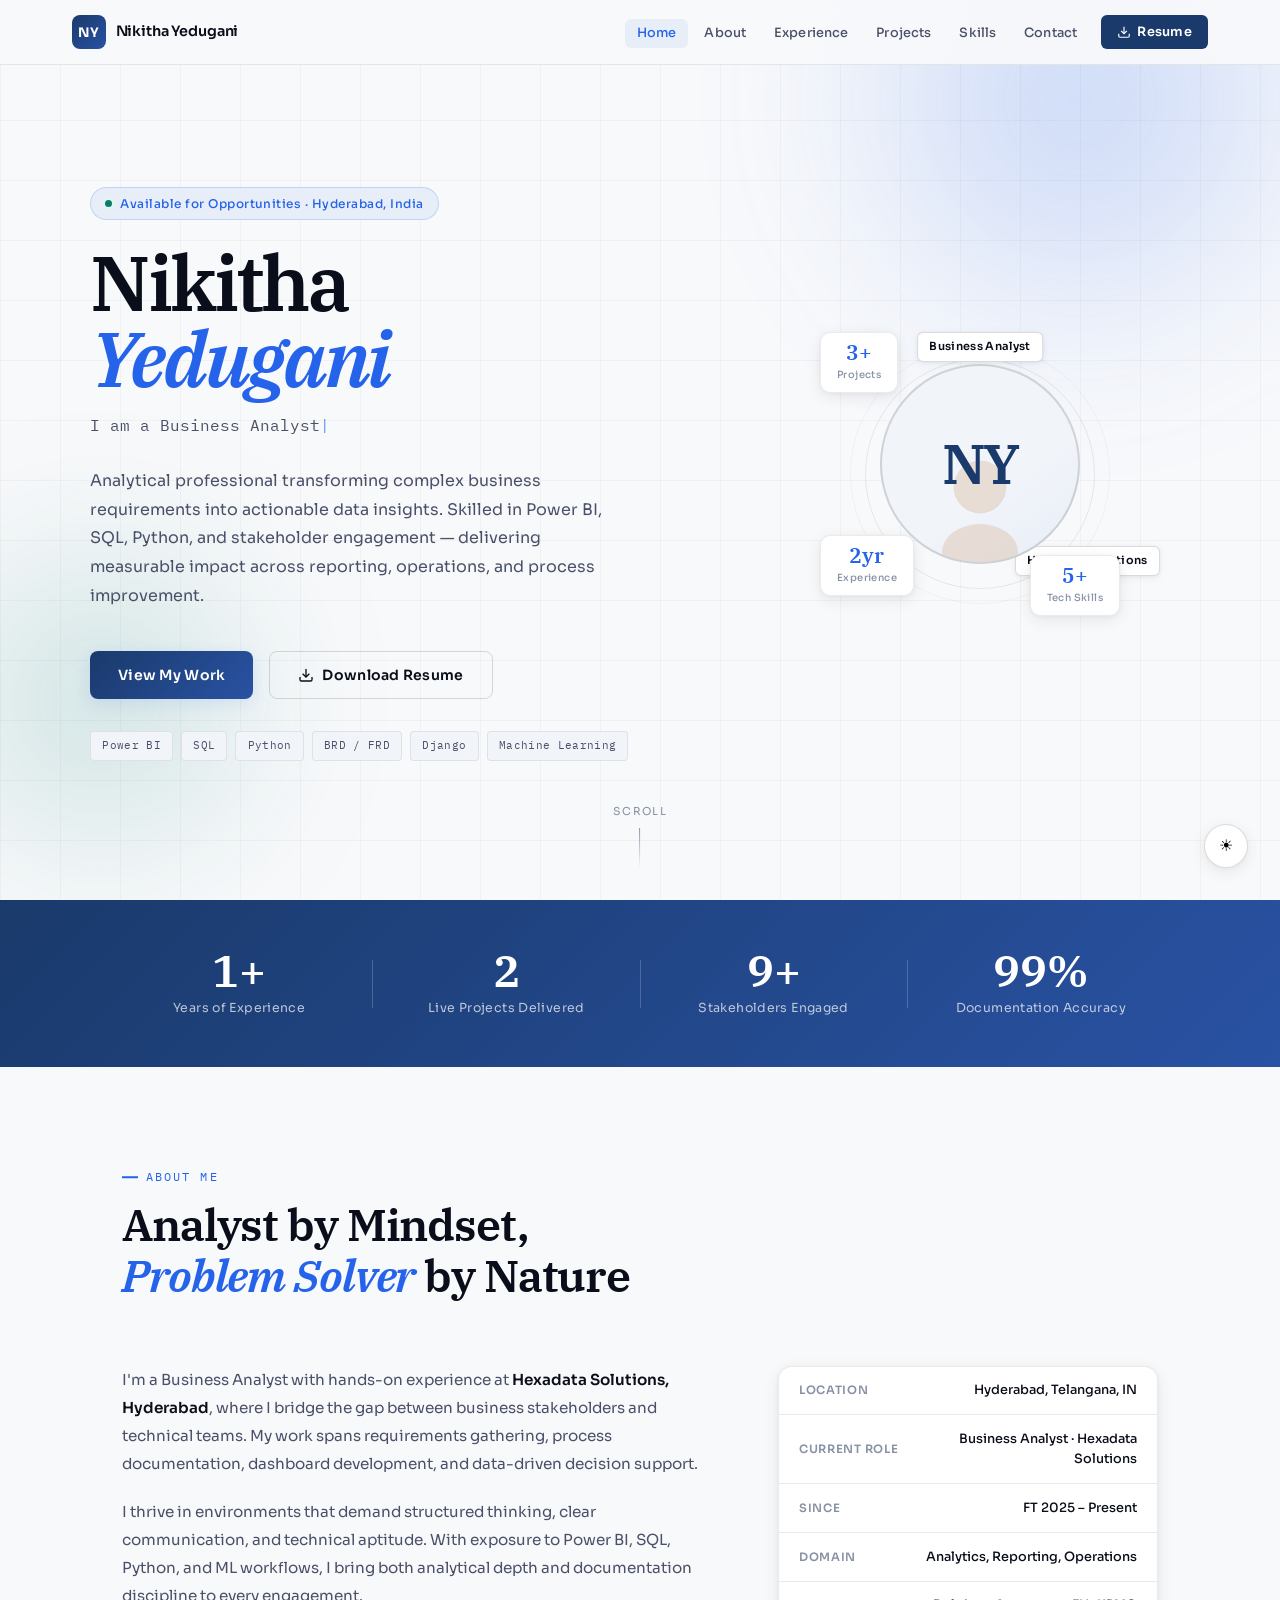
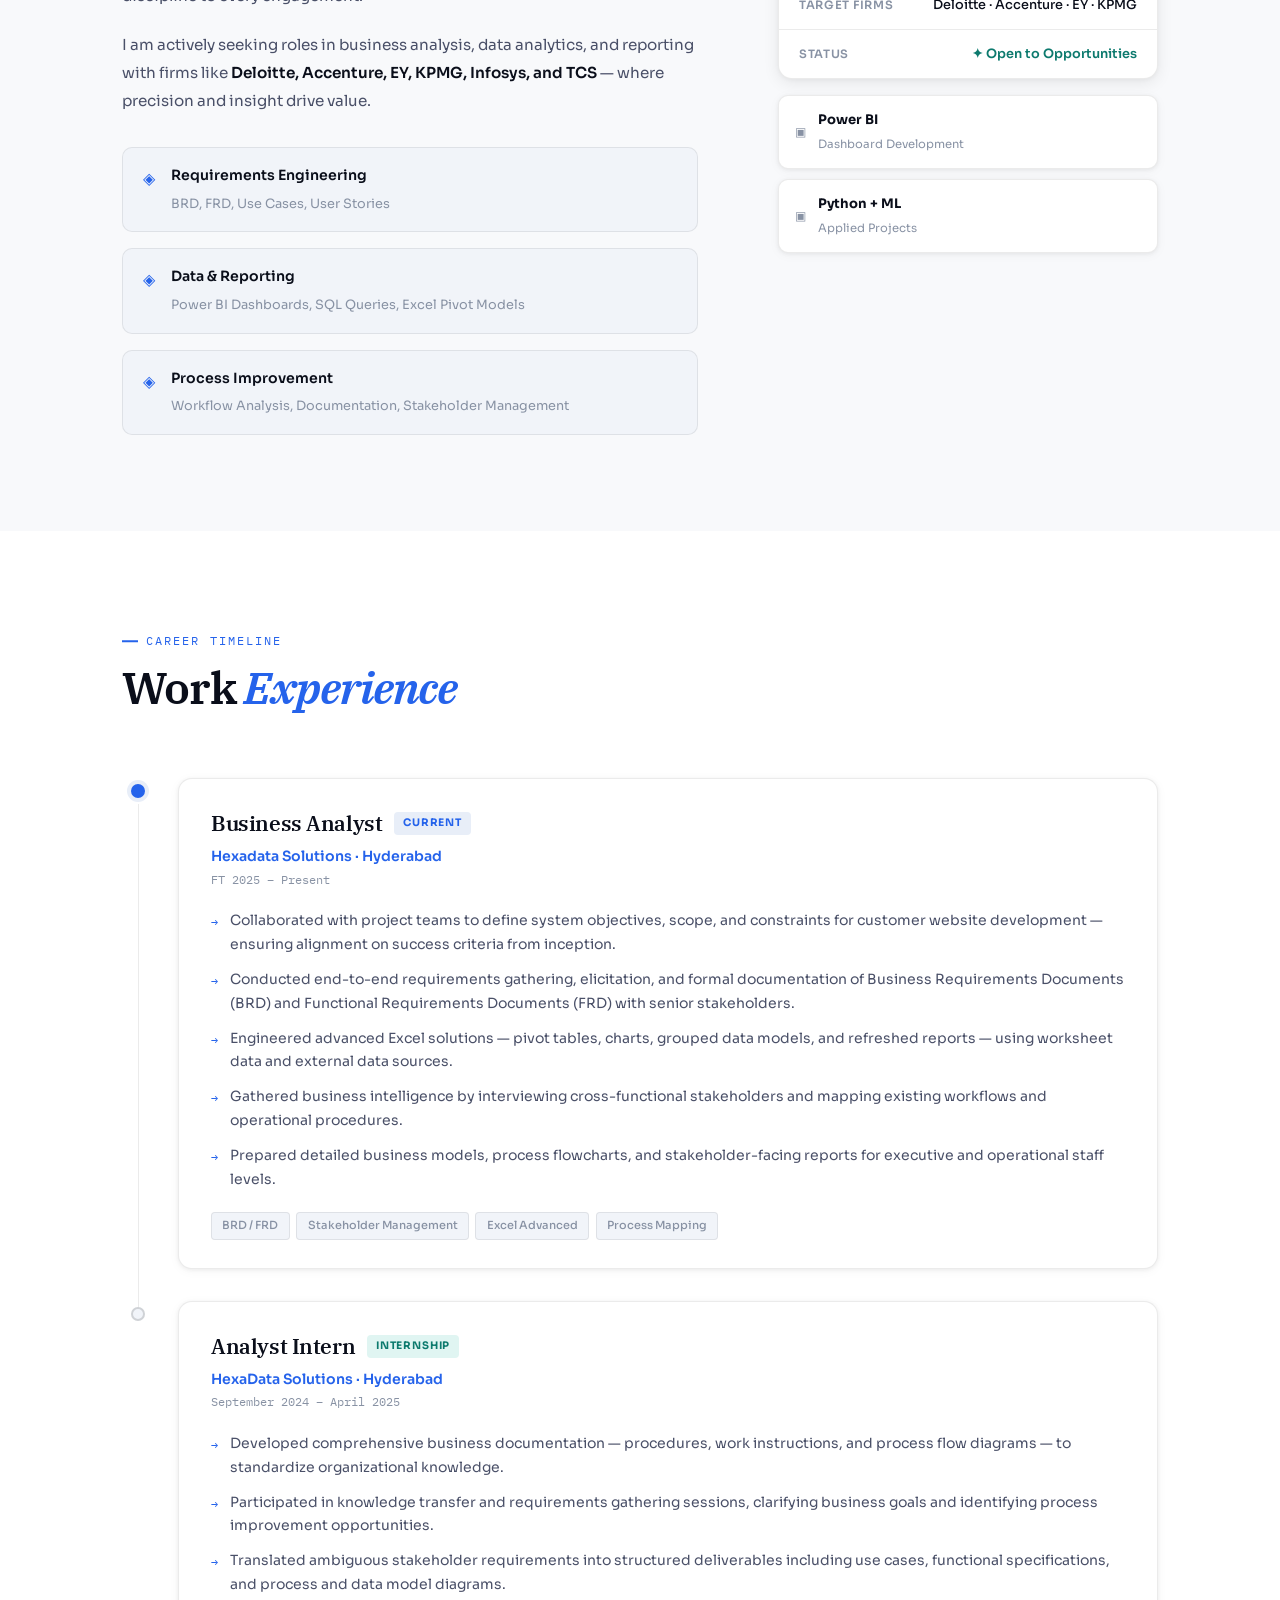
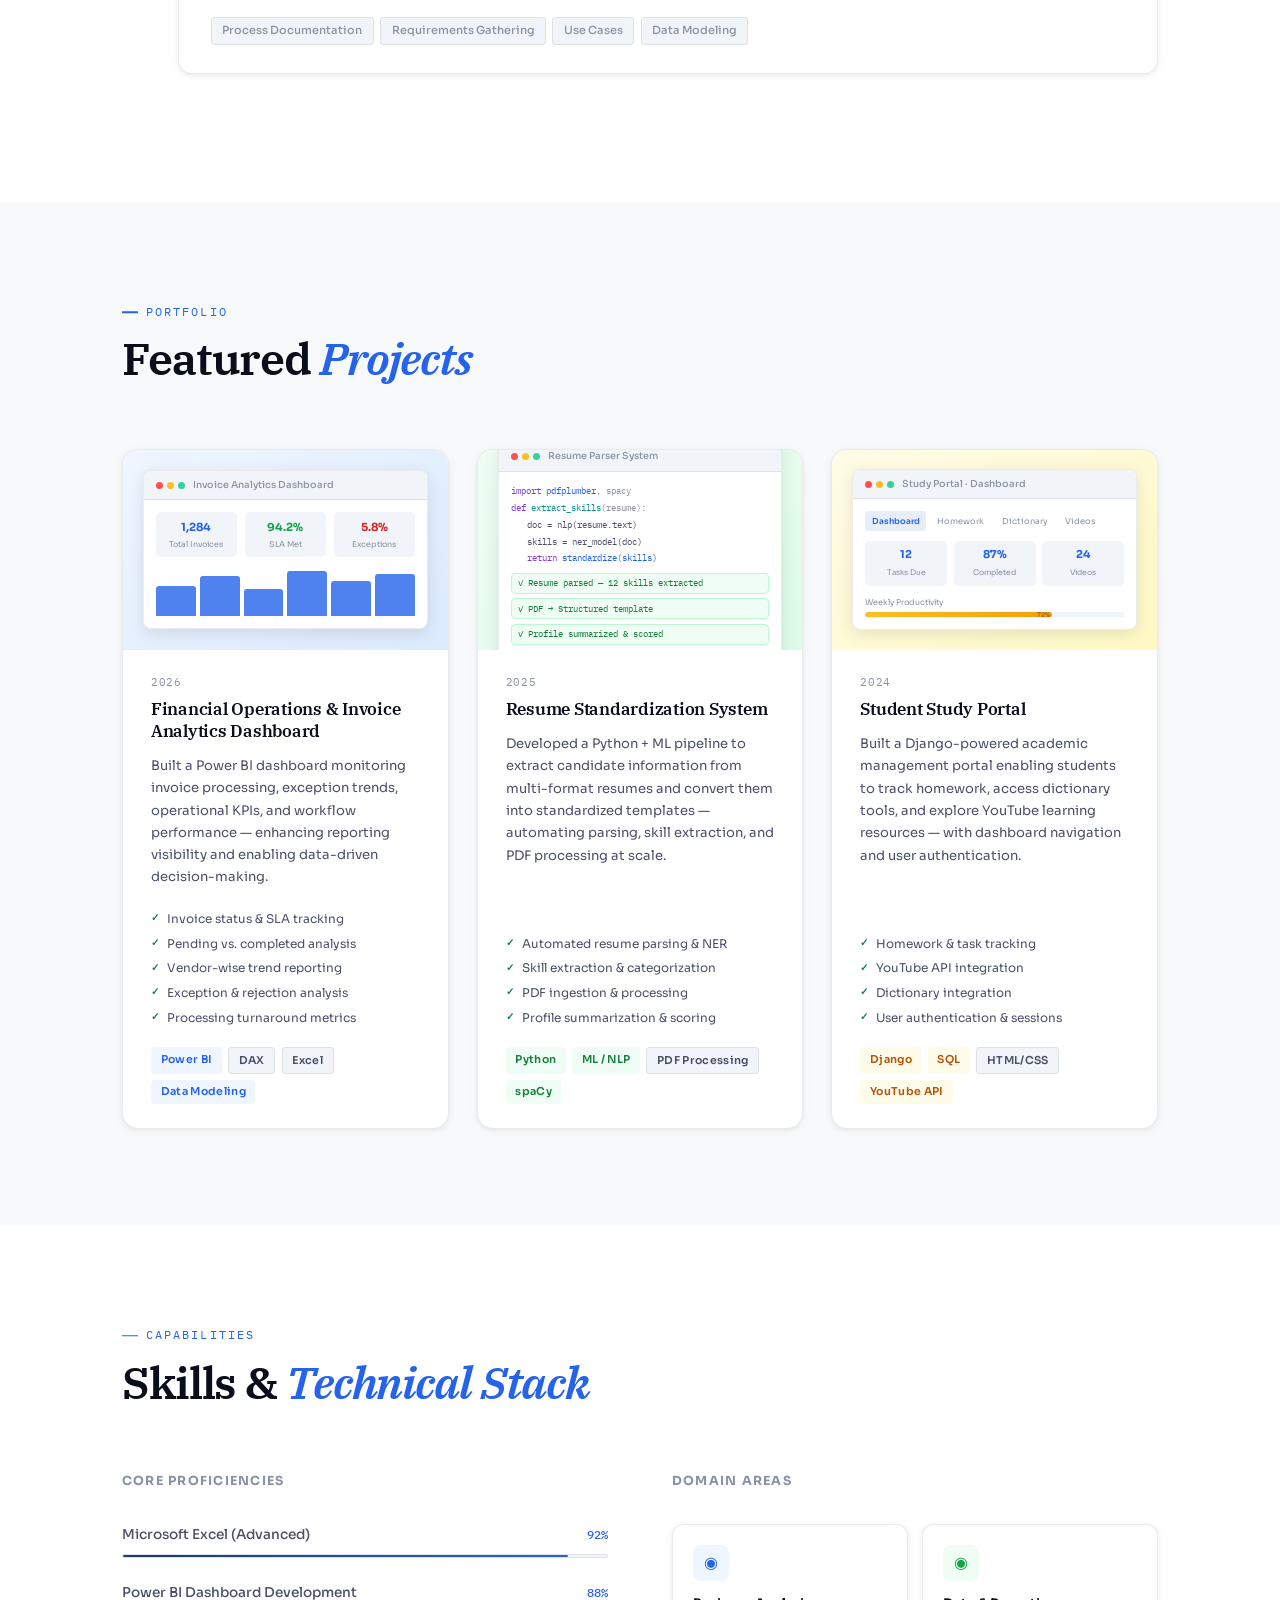
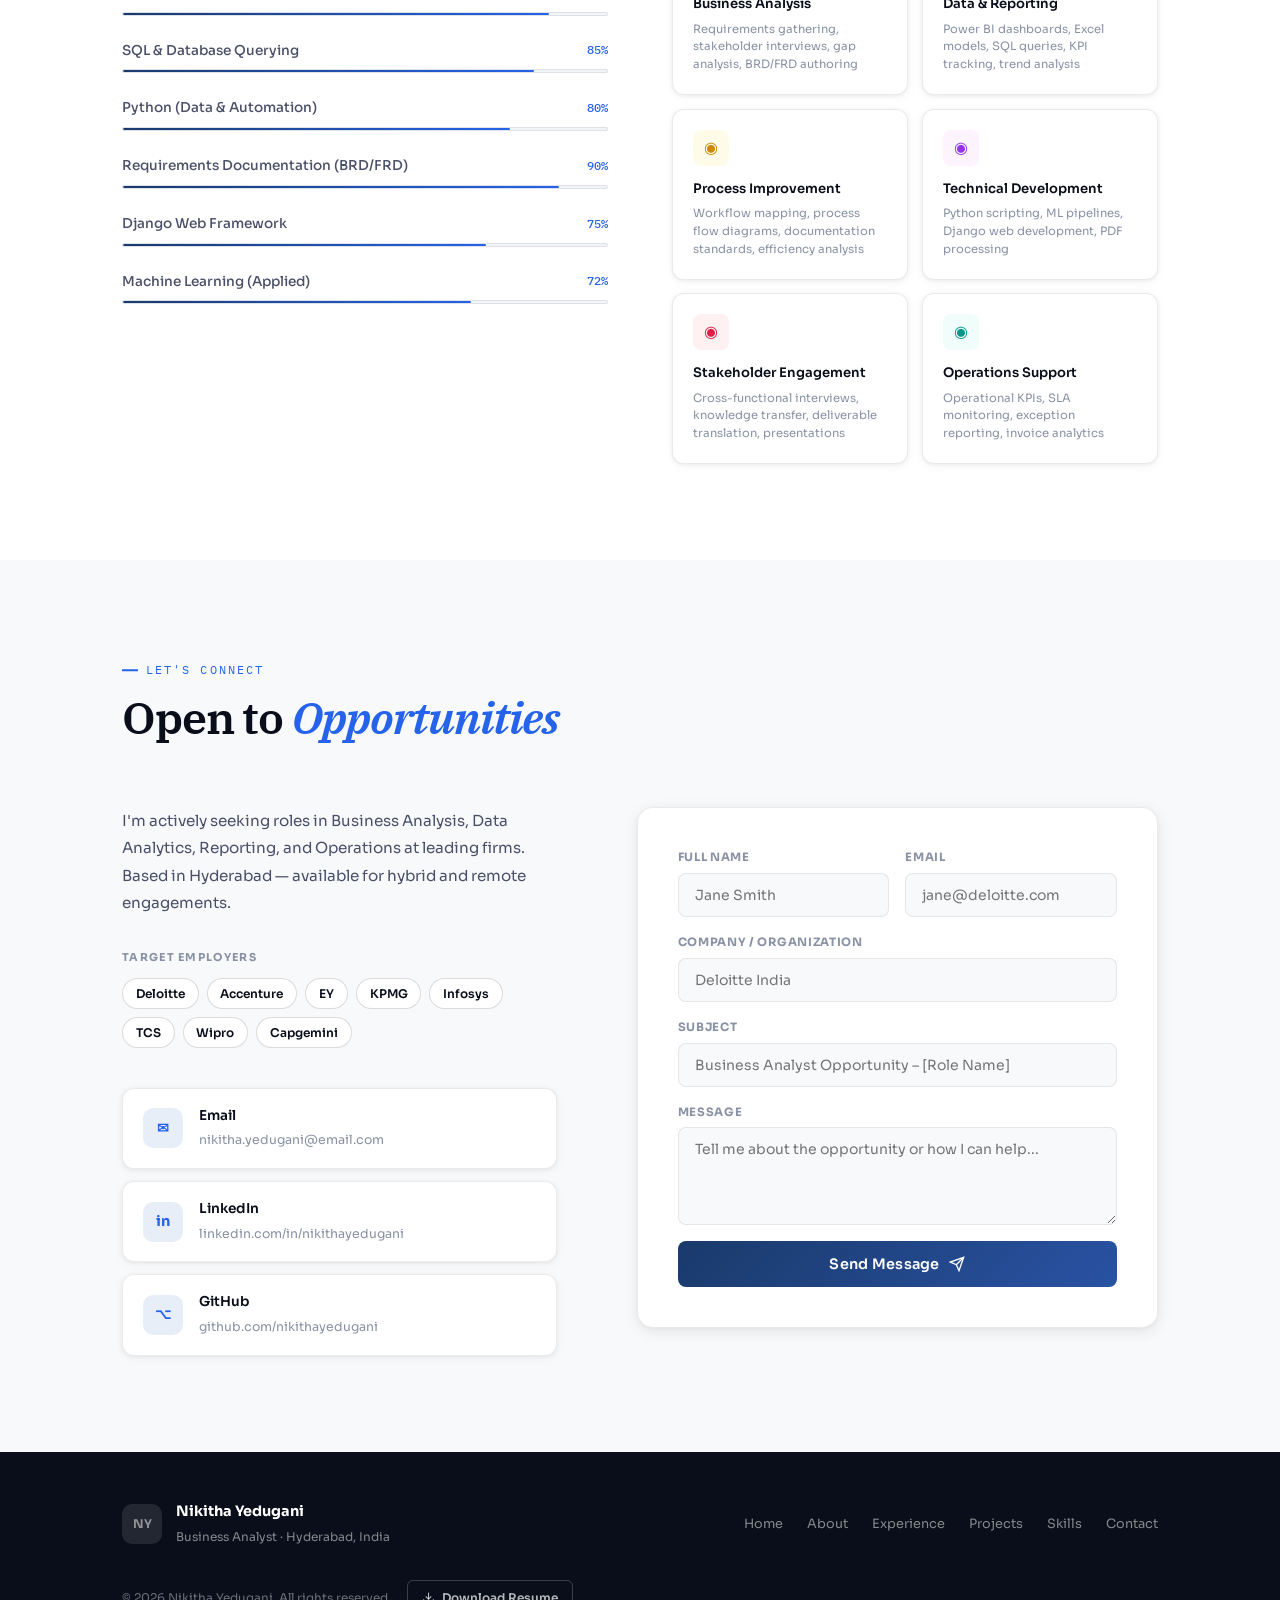
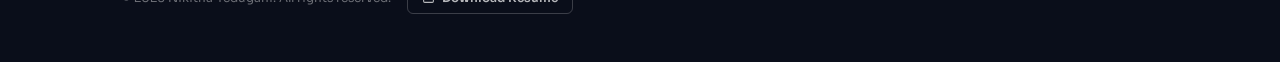
<file: New folder/index.html>
<!DOCTYPE html>
<html lang="en" data-theme="light">
<head>
<meta charset="UTF-8">
<meta name="viewport" content="width=device-width, initial-scale=1.0">
<title>Nikitha Yedugani | Business Analyst</title>
<meta name="description" content="Business Analyst specializing in data analytics, reporting, Power BI, SQL, and process improvement. Open to opportunities at Deloitte, Accenture, EY, KPMG.">
<link rel="preconnect" href="https://fonts.googleapis.com">
<link href="https://fonts.googleapis.com/css2?family=Sora:wght@300;400;500;600;700&family=IBM+Plex+Serif:ital,wght@0,400;0,600;1,400&family=IBM+Plex+Mono:wght@400;500&display=swap" rel="stylesheet">
<link rel="stylesheet" href="style.css">
</head>
<body>

<!-- THEME TOGGLE + PROGRESS BAR -->
<div id="progress-bar"></div>

<button class="theme-toggle" id="themeToggle" aria-label="Toggle dark mode">
  <span class="toggle-icon light-icon">☀</span>
  <span class="toggle-icon dark-icon">◑</span>
</button>

<!-- NAV -->
<nav id="navbar">
  <div class="nav-inner">
    <a href="#home" class="nav-brand">
      <span class="brand-initials">NY</span>
      <span class="brand-name">Nikitha Yedugani</span>
    </a>
    <button class="hamburger" id="hamburger" aria-label="Menu">
      <span></span><span></span><span></span>
    </button>
    <ul class="nav-links" id="navLinks">
      <li><a href="#home" class="nav-link active">Home</a></li>
      <li><a href="#about" class="nav-link">About</a></li>
      <li><a href="#experience" class="nav-link">Experience</a></li>
      <li><a href="#projects" class="nav-link">Projects</a></li>
      <li><a href="#skills" class="nav-link">Skills</a></li>
      <li><a href="#contact" class="nav-link">Contact</a></li>
      <li>
        <a href="resume.pdf" download class="nav-resume-btn">
          <svg width="14" height="14" viewBox="0 0 24 24" fill="none" stroke="currentColor" stroke-width="2"><path d="M21 15v4a2 2 0 0 1-2 2H5a2 2 0 0 1-2-2v-4"/><polyline points="7 10 12 15 17 10"/><line x1="12" y1="15" x2="12" y2="3"/></svg>
          Resume
        </a>
      </li>
    </ul>
  </div>
</nav>

<!-- HERO -->
<section id="home" class="hero">
  <div class="hero-bg-grid"></div>
  <div class="hero-glow glow-1"></div>
  <div class="hero-glow glow-2"></div>
  <div class="hero-inner">
    <div class="hero-left">
      <div class="hero-badge reveal-up">
        <span class="badge-dot"></span>
        Available for Opportunities · Hyderabad, India
      </div>
      <h1 class="hero-name reveal-up delay-1">
        Nikitha<br><em>Yedugani</em>
      </h1>
      <div class="hero-typing-wrap reveal-up delay-2">
        <span class="typing-prefix">I am a </span>
        <span class="typing-cursor" id="typingText"></span><span class="cursor-blink">|</span>
      </div>
      <p class="hero-desc reveal-up delay-3">
        Analytical professional transforming complex business requirements into actionable data insights. Skilled in Power BI, SQL, Python, and stakeholder engagement — delivering measurable impact across reporting, operations, and process improvement.
      </p>
      <div class="hero-actions reveal-up delay-4">
        <a href="#projects" class="btn-primary">View My Work</a>
        <a href="resume.pdf" download class="btn-outline">
          <svg width="16" height="16" viewBox="0 0 24 24" fill="none" stroke="currentColor" stroke-width="2"><path d="M21 15v4a2 2 0 0 1-2 2H5a2 2 0 0 1-2-2v-4"/><polyline points="7 10 12 15 17 10"/><line x1="12" y1="15" x2="12" y2="3"/></svg>
          Download Resume
        </a>
      </div>
      <div class="hero-tags reveal-up delay-5">
        <span class="htag">Power BI</span>
        <span class="htag">SQL</span>
        <span class="htag">Python</span>
        <span class="htag">BRD / FRD</span>
        <span class="htag">Django</span>
        <span class="htag">Machine Learning</span>
      </div>
    </div>
    <div class="hero-right reveal-right delay-2">
      <div class="profile-frame">
        <div class="profile-img-wrap">
          <div class="profile-avatar">
            <svg viewBox="0 0 120 120" xmlns="http://www.w3.org/2000/svg" class="avatar-svg">
              <circle cx="60" cy="45" r="26" fill="var(--avatar-skin)"/>
              <ellipse cx="60" cy="110" rx="38" ry="28" fill="var(--avatar-skin)"/>
              <circle cx="60" cy="45" r="26" fill="none" stroke="var(--avatar-outline)" stroke-width="1" opacity="0.3"/>
            </svg>
            <div class="avatar-initials">NY</div>
          </div>
          <div class="profile-ring ring-1"></div>
          <div class="profile-ring ring-2"></div>
        </div>
        <div class="profile-card-tags">
          <div class="pct pct-top">Business Analyst</div>
          <div class="pct pct-right">Hexadata Solutions</div>
        </div>
        <div class="floating-kpi fk-1">
          <span class="fk-num">3+</span>
          <span class="fk-label">Projects</span>
        </div>
        <div class="floating-kpi fk-2">
          <span class="fk-num">2yr</span>
          <span class="fk-label">Experience</span>
        </div>
        <div class="floating-kpi fk-3">
          <span class="fk-num">5+</span>
          <span class="fk-label">Tech Skills</span>
        </div>
      </div>
    </div>
  </div>
  <div class="scroll-hint">
    <span>Scroll</span>
    <div class="scroll-line"></div>
  </div>
</section>

<!-- STATS BANNER -->
<section class="stats-banner" id="stats">
  <div class="stats-inner">
    <div class="stat-item" data-target="2" data-suffix="+">
      <div class="stat-num"><span class="counter">0</span><span>+</span></div>
      <div class="stat-label">Years of Experience</div>
    </div>
    <div class="stat-divider"></div>
    <div class="stat-item" data-target="3" data-suffix="">
      <div class="stat-num"><span class="counter">0</span></div>
      <div class="stat-label">Live Projects Delivered</div>
    </div>
    <div class="stat-divider"></div>
    <div class="stat-item" data-target="10" data-suffix="+">
      <div class="stat-num"><span class="counter">0</span><span>+</span></div>
      <div class="stat-label">Stakeholders Engaged</div>
    </div>
    <div class="stat-divider"></div>
    <div class="stat-item" data-target="100" data-suffix="%">
      <div class="stat-num"><span class="counter">0</span><span>%</span></div>
      <div class="stat-label">Documentation Accuracy</div>
    </div>
  </div>
</section>

<!-- ABOUT -->
<section id="about" class="about-section section-pad">
  <div class="container">
    <div class="section-header reveal-up">
      <span class="section-eyebrow">About Me</span>
      <h2 class="section-title">Analyst by Mindset,<br><em>Problem Solver</em> by Nature</h2>
    </div>
    <div class="about-grid">
      <div class="about-text reveal-up delay-1">
        <p>I'm a Business Analyst with hands-on experience at <strong>Hexadata Solutions, Hyderabad</strong>, where I bridge the gap between business stakeholders and technical teams. My work spans requirements gathering, process documentation, dashboard development, and data-driven decision support.</p>
        <p>I thrive in environments that demand structured thinking, clear communication, and technical aptitude. With exposure to Power BI, SQL, Python, and ML workflows, I bring both analytical depth and documentation discipline to every engagement.</p>
        <p>I am actively seeking roles in business analysis, data analytics, and reporting with firms like <strong>Deloitte, Accenture, EY, KPMG, Infosys, and TCS</strong> — where precision and insight drive value.</p>
        <div class="about-highlights">
          <div class="highlight-item">
            <div class="hi-icon">◈</div>
            <div>
              <strong>Requirements Engineering</strong>
              <span>BRD, FRD, Use Cases, User Stories</span>
            </div>
          </div>
          <div class="highlight-item">
            <div class="hi-icon">◈</div>
            <div>
              <strong>Data & Reporting</strong>
              <span>Power BI Dashboards, SQL Queries, Excel Pivot Models</span>
            </div>
          </div>
          <div class="highlight-item">
            <div class="hi-icon">◈</div>
            <div>
              <strong>Process Improvement</strong>
              <span>Workflow Analysis, Documentation, Stakeholder Management</span>
            </div>
          </div>
        </div>
      </div>
      <div class="about-card-col reveal-right delay-2">
        <div class="about-info-card">
          <div class="aic-row">
            <span class="aic-label">Location</span>
            <span class="aic-val">Hyderabad, Telangana, IN</span>
          </div>
          <div class="aic-row">
            <span class="aic-label">Current Role</span>
            <span class="aic-val">Business Analyst · Hexadata Solutions</span>
          </div>
          <div class="aic-row">
            <span class="aic-label">Since</span>
            <span class="aic-val">FT 2025 – Present</span>
          </div>
          <div class="aic-row">
            <span class="aic-label">Domain</span>
            <span class="aic-val">Analytics, Reporting, Operations</span>
          </div>
          <div class="aic-row">
            <span class="aic-label">Target Firms</span>
            <span class="aic-val">Deloitte · Accenture · EY · KPMG</span>
          </div>
          <div class="aic-row last">
            <span class="aic-label">Status</span>
            <span class="aic-val available">✦ Open to Opportunities</span>
          </div>
        </div>
        <div class="cert-badges">
          <div class="cert-badge">
            <span class="cb-icon">▣</span>
            <div>
              <strong>Power BI</strong>
              <span>Dashboard Development</span>
            </div>
          </div>
          <div class="cert-badge">
            <span class="cb-icon">▣</span>
            <div>
              <strong>Python + ML</strong>
              <span>Applied Projects</span>
            </div>
          </div>
        </div>
      </div>
    </div>
  </div>
</section>

<!-- EXPERIENCE -->
<section id="experience" class="experience-section section-pad alt-bg">
  <div class="container">
    <div class="section-header reveal-up">
      <span class="section-eyebrow">Career Timeline</span>
      <h2 class="section-title">Work <em>Experience</em></h2>
    </div>
    <div class="timeline">
      <!-- Current Role -->
      <div class="timeline-item reveal-up delay-1">
        <div class="tl-marker">
          <div class="tl-dot active"></div>
          <div class="tl-line"></div>
        </div>
        <div class="tl-card">
          <div class="tl-card-header">
            <div class="tl-role-wrap">
              <h3 class="tl-role">Business Analyst</h3>
              <span class="tl-badge current">Current</span>
            </div>
            <div class="tl-company">Hexadata Solutions · Hyderabad</div>
            <div class="tl-period">FT 2025 – Present</div>
          </div>
          <ul class="tl-bullets">
            <li>Collaborated with project teams to define system objectives, scope, and constraints for customer website development — ensuring alignment on success criteria from inception.</li>
            <li>Conducted end-to-end requirements gathering, elicitation, and formal documentation of Business Requirements Documents (BRD) and Functional Requirements Documents (FRD) with senior stakeholders.</li>
            <li>Engineered advanced Excel solutions — pivot tables, charts, grouped data models, and refreshed reports — using worksheet data and external data sources.</li>
            <li>Gathered business intelligence by interviewing cross-functional stakeholders and mapping existing workflows and operational procedures.</li>
            <li>Prepared detailed business models, process flowcharts, and stakeholder-facing reports for executive and operational staff levels.</li>
          </ul>
          <div class="tl-tags">
            <span>BRD / FRD</span><span>Stakeholder Management</span><span>Excel Advanced</span><span>Process Mapping</span>
          </div>
        </div>
      </div>

      <!-- Internship -->
      <div class="timeline-item reveal-up delay-2">
        <div class="tl-marker">
          <div class="tl-dot"></div>
        </div>
        <div class="tl-card">
          <div class="tl-card-header">
            <div class="tl-role-wrap">
              <h3 class="tl-role">Analyst Intern</h3>
              <span class="tl-badge intern">Internship</span>
            </div>
            <div class="tl-company">HexaData Solutions · Hyderabad</div>
            <div class="tl-period">September 2024 – April 2025</div>
          </div>
          <ul class="tl-bullets">
            <li>Developed comprehensive business documentation — procedures, work instructions, and process flow diagrams — to standardize organizational knowledge.</li>
            <li>Participated in knowledge transfer and requirements gathering sessions, clarifying business goals and identifying process improvement opportunities.</li>
            <li>Translated ambiguous stakeholder requirements into structured deliverables including use cases, functional specifications, and process and data model diagrams.</li>
          </ul>
          <div class="tl-tags">
            <span>Process Documentation</span><span>Requirements Gathering</span><span>Use Cases</span><span>Data Modeling</span>
          </div>
        </div>
      </div>
    </div>
  </div>
</section>

<!-- PROJECTS -->
<section id="projects" class="projects-section section-pad">
  <div class="container">
    <div class="section-header reveal-up">
      <span class="section-eyebrow">Portfolio</span>
      <h2 class="section-title">Featured <em>Projects</em></h2>
    </div>
    <div class="projects-grid">

      <!-- Project 1 - Power BI -->
      <article class="project-card reveal-up delay-1">
        <div class="pc-visual pc-visual-1">
          <div class="pc-mockup">
            <div class="mock-header">
              <div class="mock-dots"><span></span><span></span><span></span></div>
              <span class="mock-title">Invoice Analytics Dashboard</span>
            </div>
            <div class="mock-body">
              <div class="mock-kpis">
                <div class="mk">
                  <span class="mk-val" style="color:#2563eb">1,284</span>
                  <span class="mk-l">Total Invoices</span>
                </div>
                <div class="mk">
                  <span class="mk-val" style="color:#16a34a">94.2%</span>
                  <span class="mk-l">SLA Met</span>
                </div>
                <div class="mk">
                  <span class="mk-val" style="color:#dc2626">5.8%</span>
                  <span class="mk-l">Exceptions</span>
                </div>
              </div>
              <div class="mock-chart">
                <div class="mc-bars">
                  <div class="mc-bar" style="height:60%"><span>Jan</span></div>
                  <div class="mc-bar" style="height:80%"><span>Feb</span></div>
                  <div class="mc-bar" style="height:55%"><span>Mar</span></div>
                  <div class="mc-bar" style="height:90%"><span>Apr</span></div>
                  <div class="mc-bar" style="height:70%"><span>May</span></div>
                  <div class="mc-bar" style="height:85%"><span>Jun</span></div>
                </div>
              </div>
            </div>
          </div>
        </div>
        <div class="pc-content">
          <div class="pc-year">2026</div>
          <h3 class="pc-title">Financial Operations &amp; Invoice Analytics Dashboard</h3>
          <p class="pc-desc">Built a Power BI dashboard monitoring invoice processing, exception trends, operational KPIs, and workflow performance — enhancing reporting visibility and enabling data-driven decision-making.</p>
          <div class="pc-features">
            <div class="pcf">Invoice status &amp; SLA tracking</div>
            <div class="pcf">Pending vs. completed analysis</div>
            <div class="pcf">Vendor-wise trend reporting</div>
            <div class="pcf">Exception &amp; rejection analysis</div>
            <div class="pcf">Processing turnaround metrics</div>
          </div>
          <div class="pc-tech">
            <span class="pct-tag pct-blue">Power BI</span>
            <span class="pct-tag pct-gray">DAX</span>
            <span class="pct-tag pct-gray">Excel</span>
            <span class="pct-tag pct-blue">Data Modeling</span>
          </div>
        </div>
      </article>

      <!-- Project 2 - Python ML -->
      <article class="project-card reveal-up delay-2">
        <div class="pc-visual pc-visual-2">
          <div class="pc-mockup">
            <div class="mock-header">
              <div class="mock-dots"><span></span><span></span><span></span></div>
              <span class="mock-title">Resume Parser System</span>
            </div>
            <div class="mock-body mock-code">
              <div class="code-line"><span class="ck">import</span> <span class="cv">pdfplumber</span><span class="cn">, spacy</span></div>
              <div class="code-line"><span class="ck">def</span> <span class="cf">extract_skills</span><span class="cn">(resume):</span></div>
              <div class="code-line indent"><span class="cs">doc = nlp(resume.text)</span></div>
              <div class="code-line indent"><span class="cs">skills = ner_model(doc)</span></div>
              <div class="code-line indent"><span class="ck">return</span> <span class="cv">standardize(skills)</span></div>
              <div class="code-line mt"></div>
              <div class="code-pill">✓ Resume parsed — 12 skills extracted</div>
              <div class="code-pill" style="--d:0.15s">✓ PDF → Structured template</div>
              <div class="code-pill" style="--d:0.3s">✓ Profile summarized &amp; scored</div>
            </div>
          </div>
        </div>
        <div class="pc-content">
          <div class="pc-year">2025</div>
          <h3 class="pc-title">Resume Standardization System</h3>
          <p class="pc-desc">Developed a Python + ML pipeline to extract candidate information from multi-format resumes and convert them into standardized templates — automating parsing, skill extraction, and PDF processing at scale.</p>
          <div class="pc-features">
            <div class="pcf">Automated resume parsing &amp; NER</div>
            <div class="pcf">Skill extraction &amp; categorization</div>
            <div class="pcf">PDF ingestion &amp; processing</div>
            <div class="pcf">Profile summarization &amp; scoring</div>
          </div>
          <div class="pc-tech">
            <span class="pct-tag pct-teal">Python</span>
            <span class="pct-tag pct-teal">ML / NLP</span>
            <span class="pct-tag pct-gray">PDF Processing</span>
            <span class="pct-tag pct-teal">spaCy</span>
          </div>
        </div>
      </article>

      <!-- Project 3 - Django -->
      <article class="project-card reveal-up delay-3">
        <div class="pc-visual pc-visual-3">
          <div class="pc-mockup">
            <div class="mock-header">
              <div class="mock-dots"><span></span><span></span><span></span></div>
              <span class="mock-title">Study Portal · Dashboard</span>
            </div>
            <div class="mock-body mock-portal">
              <div class="portal-nav">
                <span class="pn active">Dashboard</span>
                <span class="pn">Homework</span>
                <span class="pn">Dictionary</span>
                <span class="pn">Videos</span>
              </div>
              <div class="portal-stats">
                <div class="ps-card"><strong>12</strong><small>Tasks Due</small></div>
                <div class="ps-card"><strong>87%</strong><small>Completed</small></div>
                <div class="ps-card"><strong>24</strong><small>Videos</small></div>
              </div>
              <div class="portal-progress">
                <div class="pp-label">Weekly Productivity</div>
                <div class="pp-bar"><div class="pp-fill" style="width:72%">72%</div></div>
              </div>
            </div>
          </div>
        </div>
        <div class="pc-content">
          <div class="pc-year">2024</div>
          <h3 class="pc-title">Student Study Portal</h3>
          <p class="pc-desc">Built a Django-powered academic management portal enabling students to track homework, access dictionary tools, and explore YouTube learning resources — with dashboard navigation and user authentication.</p>
          <div class="pc-features">
            <div class="pcf">Homework &amp; task tracking</div>
            <div class="pcf">YouTube API integration</div>
            <div class="pcf">Dictionary integration</div>
            <div class="pcf">User authentication &amp; sessions</div>
          </div>
          <div class="pc-tech">
            <span class="pct-tag pct-amber">Django</span>
            <span class="pct-tag pct-amber">SQL</span>
            <span class="pct-tag pct-gray">HTML/CSS</span>
            <span class="pct-tag pct-amber">YouTube API</span>
          </div>
        </div>
      </article>

    </div>
  </div>
</section>

<!-- SKILLS -->
<section id="skills" class="skills-section section-pad alt-bg">
  <div class="container">
    <div class="section-header reveal-up">
      <span class="section-eyebrow">Capabilities</span>
      <h2 class="section-title">Skills &amp; <em>Technical Stack</em></h2>
    </div>
    <div class="skills-layout">
      <div class="skills-bars reveal-up delay-1">
        <h3 class="sk-subhead">Core Proficiencies</h3>
        <div class="skill-bar-item" data-pct="92">
          <div class="sb-meta">
            <span class="sb-name">Microsoft Excel (Advanced)</span>
            <span class="sb-pct">92%</span>
          </div>
          <div class="sb-track"><div class="sb-fill" style="width:0%"></div></div>
        </div>
        <div class="skill-bar-item" data-pct="88">
          <div class="sb-meta">
            <span class="sb-name">Power BI Dashboard Development</span>
            <span class="sb-pct">88%</span>
          </div>
          <div class="sb-track"><div class="sb-fill" style="width:0%"></div></div>
        </div>
        <div class="skill-bar-item" data-pct="85">
          <div class="sb-meta">
            <span class="sb-name">SQL & Database Querying</span>
            <span class="sb-pct">85%</span>
          </div>
          <div class="sb-track"><div class="sb-fill" style="width:0%"></div></div>
        </div>
        <div class="skill-bar-item" data-pct="80">
          <div class="sb-meta">
            <span class="sb-name">Python (Data & Automation)</span>
            <span class="sb-pct">80%</span>
          </div>
          <div class="sb-track"><div class="sb-fill" style="width:0%"></div></div>
        </div>
        <div class="skill-bar-item" data-pct="90">
          <div class="sb-meta">
            <span class="sb-name">Requirements Documentation (BRD/FRD)</span>
            <span class="sb-pct">90%</span>
          </div>
          <div class="sb-track"><div class="sb-fill" style="width:0%"></div></div>
        </div>
        <div class="skill-bar-item" data-pct="75">
          <div class="sb-meta">
            <span class="sb-name">Django Web Framework</span>
            <span class="sb-pct">75%</span>
          </div>
          <div class="sb-track"><div class="sb-fill" style="width:0%"></div></div>
        </div>
        <div class="skill-bar-item" data-pct="72">
          <div class="sb-meta">
            <span class="sb-name">Machine Learning (Applied)</span>
            <span class="sb-pct">72%</span>
          </div>
          <div class="sb-track"><div class="sb-fill" style="width:0%"></div></div>
        </div>
      </div>
      <div class="skills-cats reveal-up delay-2">
        <h3 class="sk-subhead">Domain Areas</h3>
        <div class="skill-cats-grid">
          <div class="sc-card">
            <div class="sc-icon" style="background:#eff6ff;color:#2563eb">◉</div>
            <strong>Business Analysis</strong>
            <p>Requirements gathering, stakeholder interviews, gap analysis, BRD/FRD authoring</p>
          </div>
          <div class="sc-card">
            <div class="sc-icon" style="background:#f0fdf4;color:#16a34a">◉</div>
            <strong>Data & Reporting</strong>
            <p>Power BI dashboards, Excel models, SQL queries, KPI tracking, trend analysis</p>
          </div>
          <div class="sc-card">
            <div class="sc-icon" style="background:#fefce8;color:#ca8a04">◉</div>
            <strong>Process Improvement</strong>
            <p>Workflow mapping, process flow diagrams, documentation standards, efficiency analysis</p>
          </div>
          <div class="sc-card">
            <div class="sc-icon" style="background:#fdf4ff;color:#9333ea">◉</div>
            <strong>Technical Development</strong>
            <p>Python scripting, ML pipelines, Django web development, PDF processing</p>
          </div>
          <div class="sc-card">
            <div class="sc-icon" style="background:#fff1f2;color:#e11d48">◉</div>
            <strong>Stakeholder Engagement</strong>
            <p>Cross-functional interviews, knowledge transfer, deliverable translation, presentations</p>
          </div>
          <div class="sc-card">
            <div class="sc-icon" style="background:#f0fdfa;color:#0d9488">◉</div>
            <strong>Operations Support</strong>
            <p>Operational KPIs, SLA monitoring, exception reporting, invoice analytics</p>
          </div>
        </div>
      </div>
    </div>
  </div>
</section>

<!-- CONTACT -->
<section id="contact" class="contact-section section-pad">
  <div class="container">
    <div class="section-header reveal-up">
      <span class="section-eyebrow">Let's Connect</span>
      <h2 class="section-title">Open to <em>Opportunities</em></h2>
    </div>
    <div class="contact-grid">
      <div class="contact-left reveal-up delay-1">
        <p class="contact-intro">I'm actively seeking roles in Business Analysis, Data Analytics, Reporting, and Operations at leading firms. Based in Hyderabad — available for hybrid and remote engagements.</p>
        <div class="target-firms">
          <div class="tf-label">Target Employers</div>
          <div class="tf-list">
            <span class="tf-chip">Deloitte</span>
            <span class="tf-chip">Accenture</span>
            <span class="tf-chip">EY</span>
            <span class="tf-chip">KPMG</span>
            <span class="tf-chip">Infosys</span>
            <span class="tf-chip">TCS</span>
            <span class="tf-chip">Wipro</span>
            <span class="tf-chip">Capgemini</span>
          </div>
        </div>
        <div class="contact-channels">
          <a href="mailto:nikitha.yedugani@email.com" class="cc-item">
            <div class="cc-icon">✉</div>
            <div class="cc-info">
              <strong>Email</strong>
              <span>nikitha.yedugani@email.com</span>
            </div>
          </a>
          <a href="https://linkedin.com/in/nikithayedugani" target="_blank" class="cc-item">
            <div class="cc-icon">in</div>
            <div class="cc-info">
              <strong>LinkedIn</strong>
              <span>linkedin.com/in/nikithayedugani</span>
            </div>
          </a>
          <a href="https://github.com/nikithayedugani" target="_blank" class="cc-item">
            <div class="cc-icon">⌥</div>
            <div class="cc-info">
              <strong>GitHub</strong>
              <span>github.com/nikithayedugani</span>
            </div>
          </a>
        </div>
      </div>
      <div class="contact-form-wrap reveal-up delay-2">
        <form class="contact-form" id="contactForm" onsubmit="handleSubmit(event)">
          <div class="cf-row">
            <div class="cf-group">
              <label for="fname">Full Name</label>
              <input type="text" id="fname" placeholder="Jane Smith" required>
            </div>
            <div class="cf-group">
              <label for="femail">Email</label>
              <input type="email" id="femail" placeholder="jane@deloitte.com" required>
            </div>
          </div>
          <div class="cf-group">
            <label for="fcompany">Company / Organization</label>
            <input type="text" id="fcompany" placeholder="Deloitte India">
          </div>
          <div class="cf-group">
            <label for="fsubject">Subject</label>
            <input type="text" id="fsubject" placeholder="Business Analyst Opportunity – [Role Name]">
          </div>
          <div class="cf-group">
            <label for="fmessage">Message</label>
            <textarea id="fmessage" rows="4" placeholder="Tell me about the opportunity or how I can help..." required></textarea>
          </div>
          <button type="submit" class="cf-submit" id="submitBtn">
            <span>Send Message</span>
            <svg width="16" height="16" viewBox="0 0 24 24" fill="none" stroke="currentColor" stroke-width="2"><line x1="22" y1="2" x2="11" y2="13"/><polygon points="22 2 15 22 11 13 2 9 22 2"/></svg>
          </button>
          <div class="cf-success" id="cfSuccess">✓ Message sent! I'll respond within 24 hours.</div>
        </form>
      </div>
    </div>
  </div>
</section>

<!-- FOOTER -->
<footer class="site-footer">
  <div class="footer-inner">
    <div class="footer-brand">
      <span class="footer-initials">NY</span>
      <div>
        <strong>Nikitha Yedugani</strong>
        <span>Business Analyst · Hyderabad, India</span>
      </div>
    </div>
    <div class="footer-links">
      <a href="#home">Home</a>
      <a href="#about">About</a>
      <a href="#experience">Experience</a>
      <a href="#projects">Projects</a>
      <a href="#skills">Skills</a>
      <a href="#contact">Contact</a>
    </div>
    <div class="footer-copy">
      <span>© 2026 Nikitha Yedugani. All rights reserved.</span>
      <a href="resume.pdf" download class="footer-resume-btn">
        <svg width="13" height="13" viewBox="0 0 24 24" fill="none" stroke="currentColor" stroke-width="2"><path d="M21 15v4a2 2 0 0 1-2 2H5a2 2 0 0 1-2-2v-4"/><polyline points="7 10 12 15 17 10"/><line x1="12" y1="15" x2="12" y2="3"/></svg>
        Download Resume
      </a>
    </div>
  </div>
</footer>

<script src="script.js"></script>
</body>
</html>
</file>
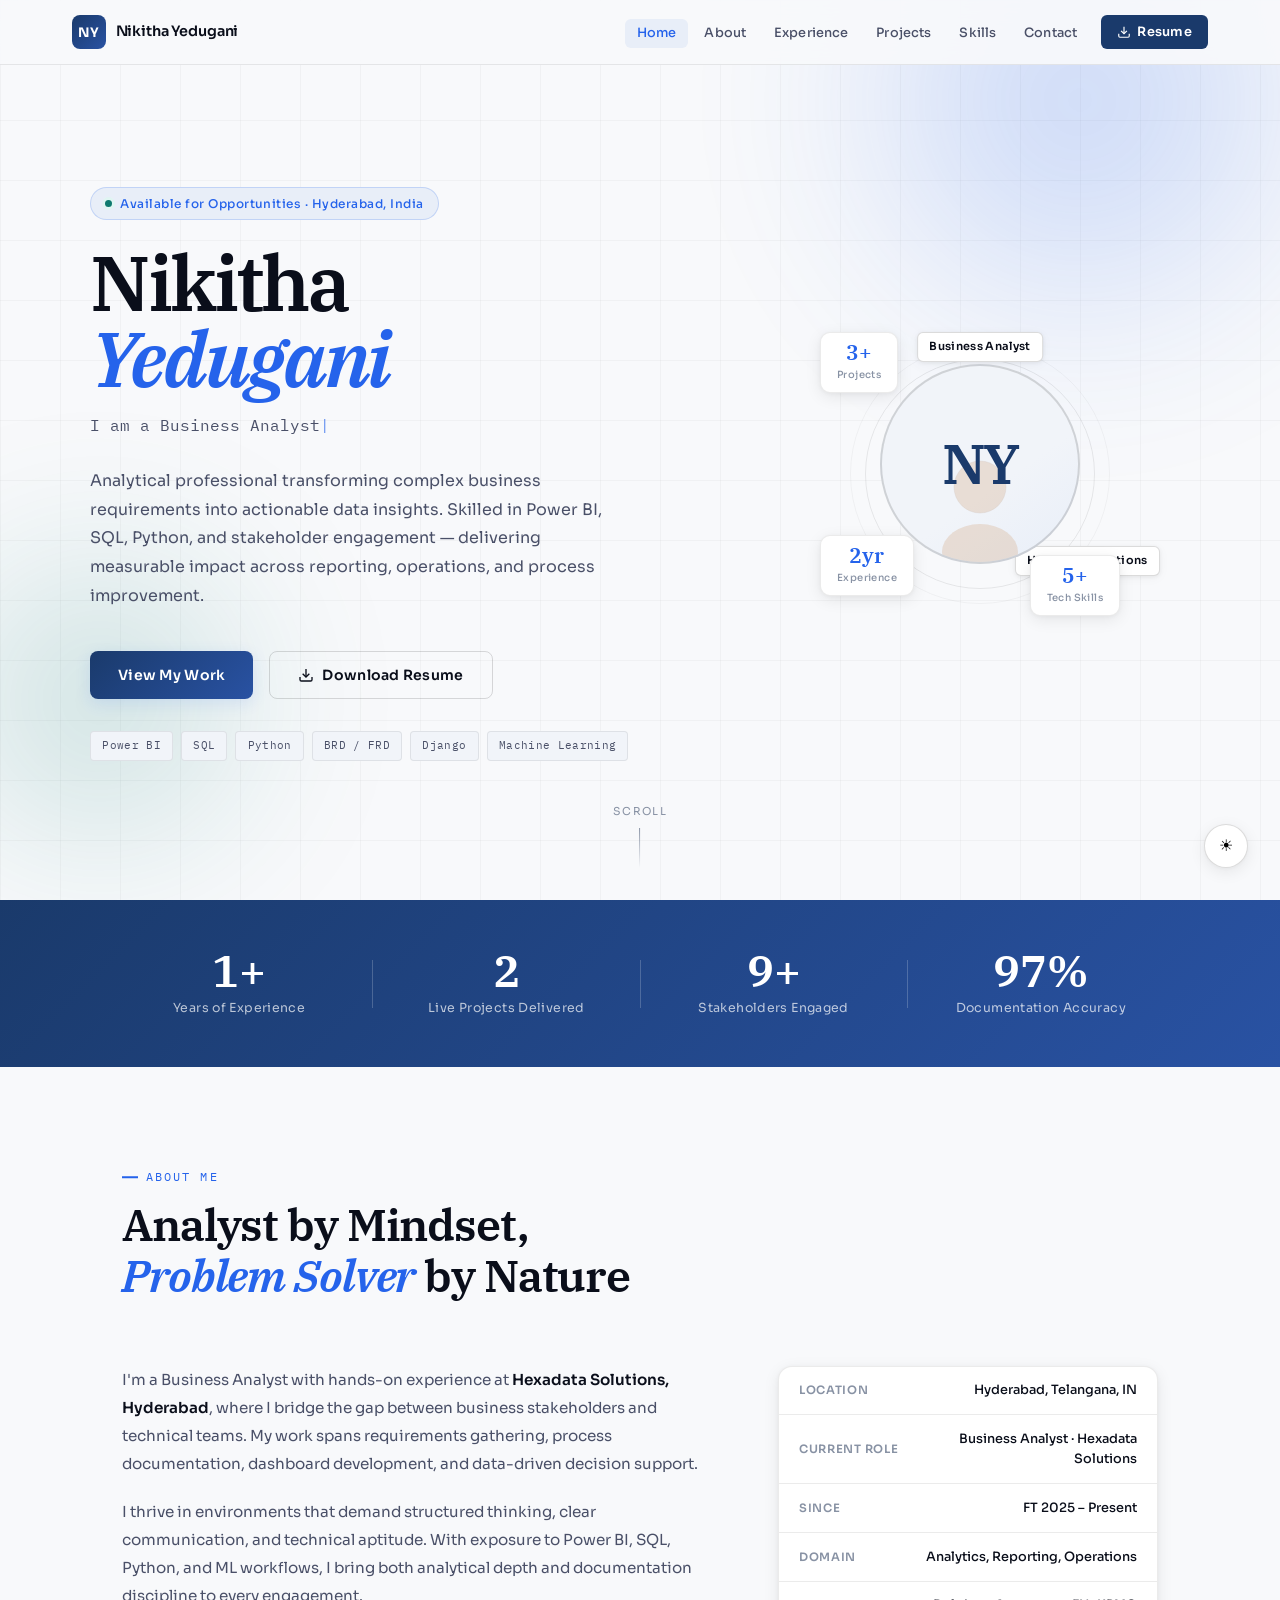
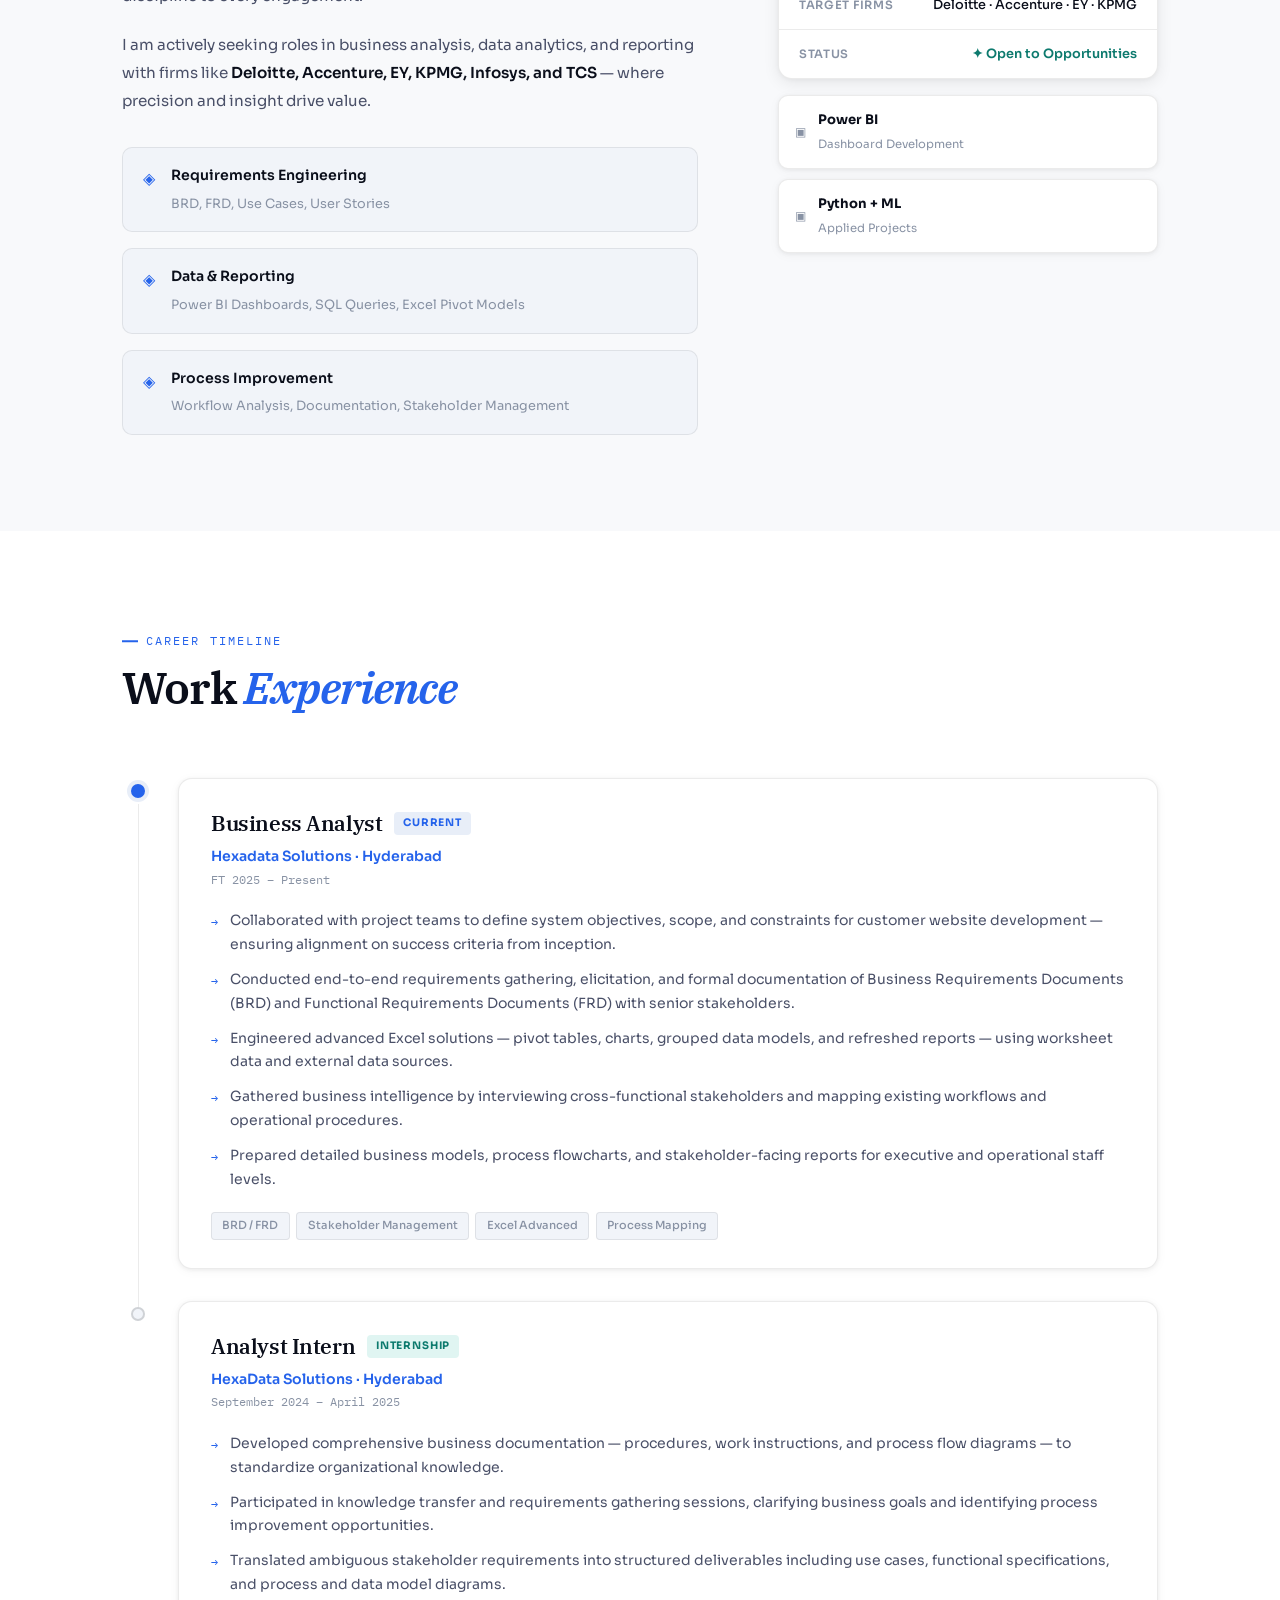
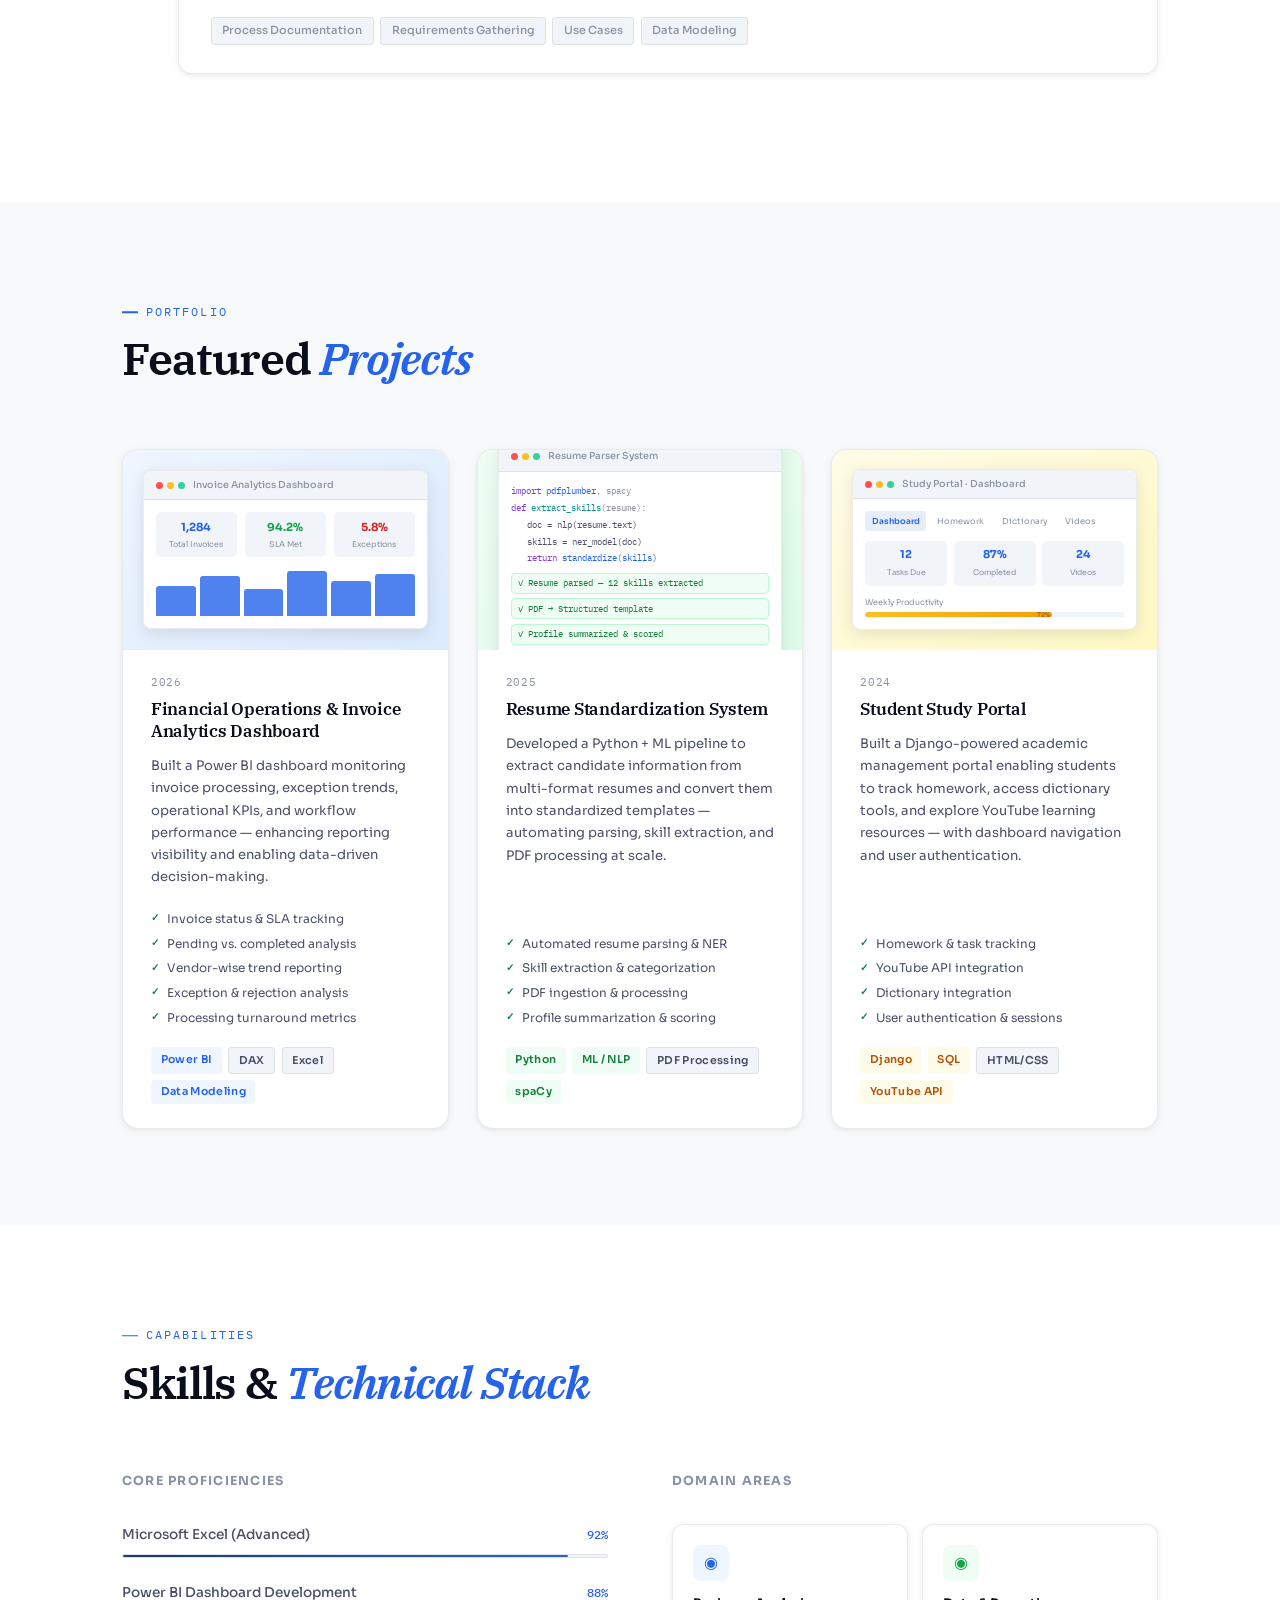
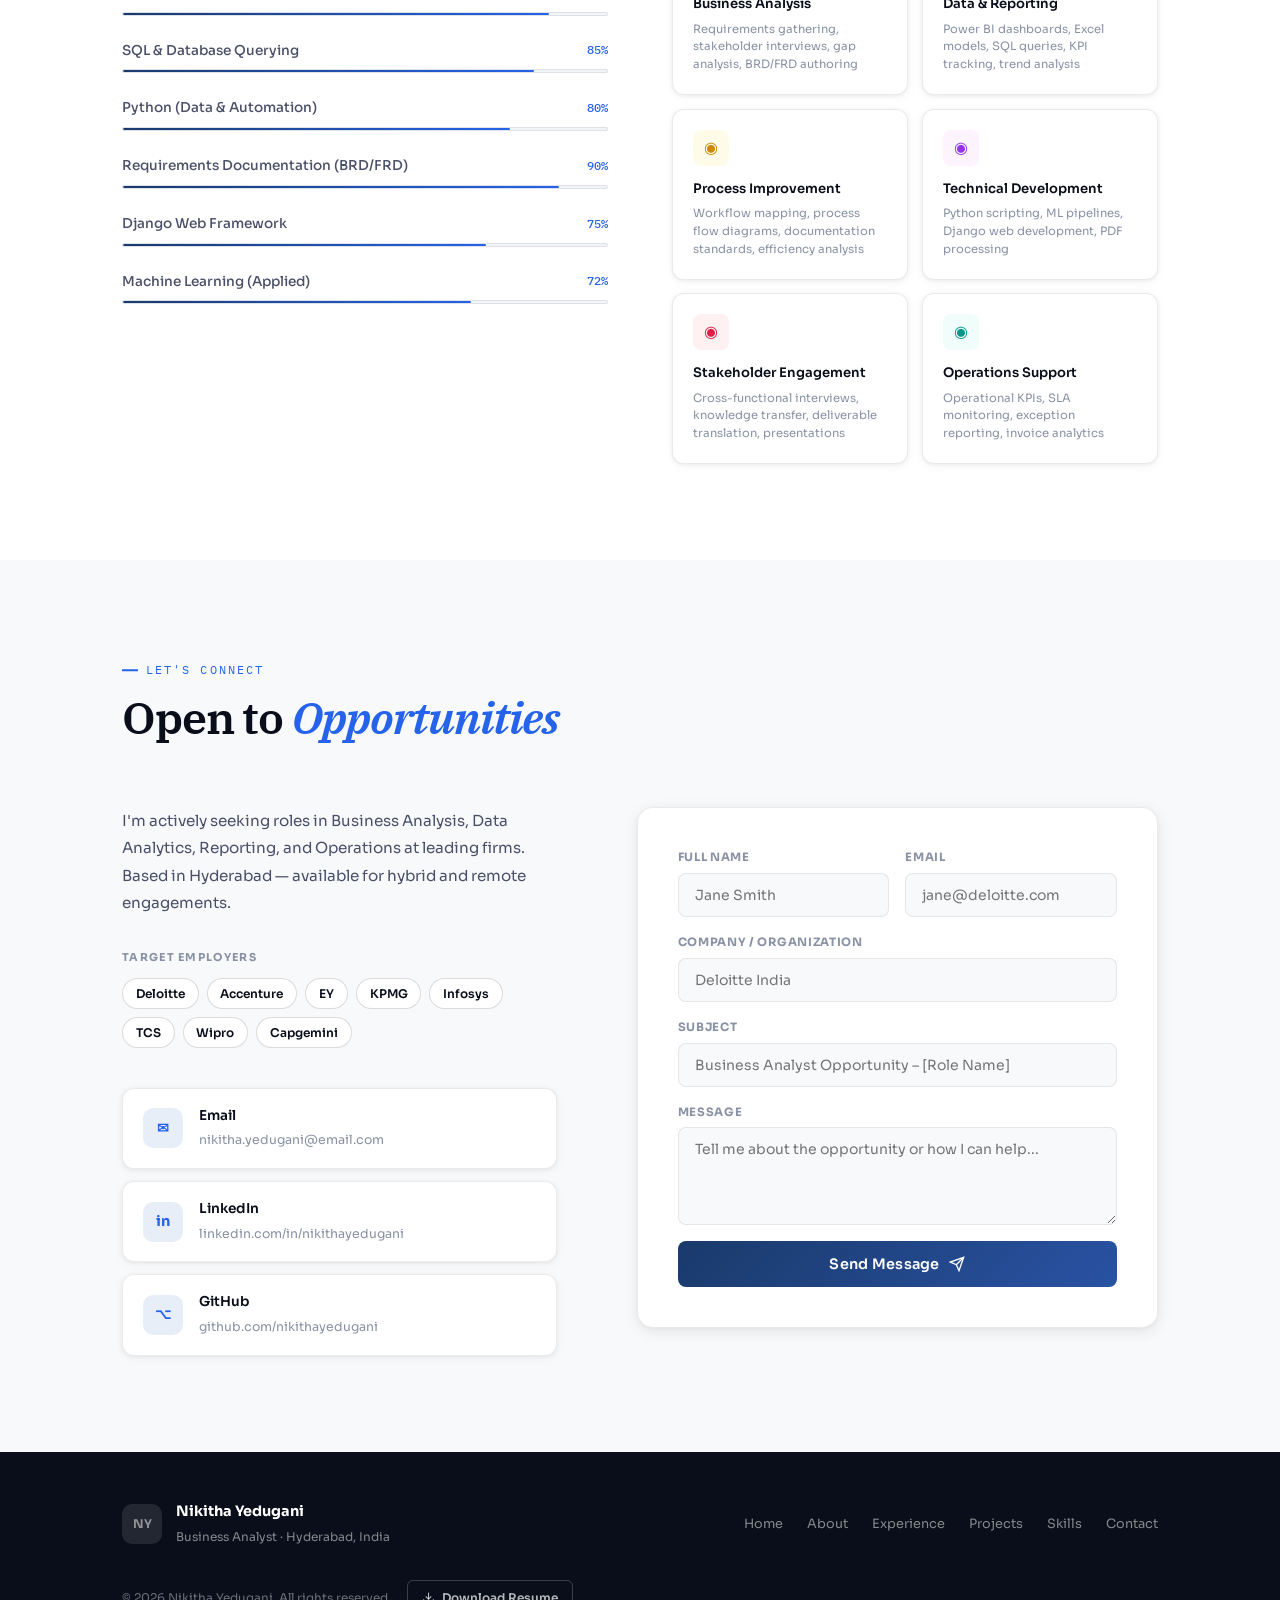
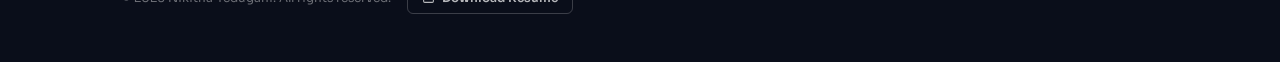
<file: portfolio-standalone.html>
<!DOCTYPE html>
<html lang="en" data-theme="light">
<head>
<meta charset="UTF-8">
<meta name="viewport" content="width=device-width, initial-scale=1.0">
<title>Nikitha Yedugani | Business Analyst</title>
<meta name="description" content="Business Analyst specializing in data analytics, reporting, Power BI, SQL, and process improvement.">
<link rel="preconnect" href="https://fonts.googleapis.com">
<link href="https://fonts.googleapis.com/css2?family=Sora:wght@300;400;500;600;700&family=IBM+Plex+Serif:ital,wght@0,400;0,600;1,400&family=IBM+Plex+Mono:wght@400;500&display=swap" rel="stylesheet">
<style>
/* ============================================================
   NIKITHA YEDUGANI — PROFESSIONAL PORTFOLIO
   style.css
   ============================================================ */

/* --- RESET & BASE --- */
*, *::before, *::after { margin: 0; padding: 0; box-sizing: border-box; }
html { scroll-behavior: smooth; font-size: 16px; }
img, svg { display: block; max-width: 100%; }
a { text-decoration: none; color: inherit; }
ul { list-style: none; }
button { cursor: pointer; border: none; background: none; }

/* --- CSS VARIABLES: LIGHT MODE --- */
:root,
[data-theme="light"] {
  --bg: #f8f9fb;
  --bg-alt: #ffffff;
  --surface: #ffffff;
  --surface-2: #f1f4f9;
  --border: rgba(0,0,0,0.08);
  --border-strong: rgba(0,0,0,0.14);
  --text-primary: #0a0e1a;
  --text-secondary: #4a5068;
  --text-muted: #8892a4;
  --accent: #1a3a6b;
  --accent-mid: #2952a3;
  --accent-light: #e8eef8;
  --accent-bright: #2563eb;
  --accent-glow: rgba(37,99,235,0.12);
  --gold: #b88a2a;
  --gold-light: #fef9e8;
  --teal: #0d7a6e;
  --teal-light: #e0f5f2;
  --shadow-sm: 0 1px 4px rgba(0,0,0,0.06), 0 2px 12px rgba(0,0,0,0.04);
  --shadow-md: 0 4px 16px rgba(0,0,0,0.08), 0 1px 4px rgba(0,0,0,0.04);
  --shadow-lg: 0 12px 40px rgba(0,0,0,0.1), 0 2px 8px rgba(0,0,0,0.06);
  --nav-bg: rgba(248,249,251,0.92);
  --progress-color: var(--accent-bright);
  --avatar-skin: #d4a882;
  --avatar-outline: #8b6348;
  --mock-bg: #f0f4f8;
  --mock-bar: #2563eb;
}

/* --- CSS VARIABLES: DARK MODE --- */
[data-theme="dark"] {
  --bg: #080c18;
  --bg-alt: #0d1120;
  --surface: #111827;
  --surface-2: #1a2236;
  --border: rgba(255,255,255,0.07);
  --border-strong: rgba(255,255,255,0.12);
  --text-primary: #f0f4ff;
  --text-secondary: #9aa5be;
  --text-muted: #60708a;
  --accent: #3b82f6;
  --accent-mid: #60a5fa;
  --accent-light: rgba(59,130,246,0.12);
  --accent-bright: #60a5fa;
  --accent-glow: rgba(96,165,250,0.15);
  --gold: #fbbf24;
  --gold-light: rgba(251,191,36,0.1);
  --teal: #2dd4bf;
  --teal-light: rgba(45,212,191,0.1);
  --shadow-sm: 0 1px 4px rgba(0,0,0,0.3);
  --shadow-md: 0 4px 16px rgba(0,0,0,0.4);
  --shadow-lg: 0 12px 40px rgba(0,0,0,0.5);
  --nav-bg: rgba(8,12,24,0.92);
  --avatar-skin: #c49168;
  --avatar-outline: #6e4a2c;
  --mock-bg: #1a2236;
  --mock-bar: #60a5fa;
}

/* --- TYPOGRAPHY --- */
body {
  font-family: 'Sora', -apple-system, sans-serif;
  background: var(--bg);
  color: var(--text-primary);
  line-height: 1.6;
  transition: background 0.3s, color 0.3s;
  overflow-x: hidden;
}

/* --- PROGRESS BAR --- */
#progress-bar {
  position: fixed;
  top: 0; left: 0;
  height: 2.5px;
  background: linear-gradient(90deg, var(--accent-bright), var(--teal));
  width: 0%;
  z-index: 9999;
  transition: width 0.1s;
}

/* --- THEME TOGGLE --- */
.theme-toggle {
  position: fixed;
  bottom: 2rem; right: 2rem;
  width: 44px; height: 44px;
  border-radius: 50%;
  background: var(--surface);
  border: 1px solid var(--border-strong);
  box-shadow: var(--shadow-md);
  display: flex;
  align-items: center;
  justify-content: center;
  z-index: 1000;
  font-size: 1rem;
  transition: transform 0.2s, box-shadow 0.2s;
}

.theme-toggle:hover { transform: scale(1.1); box-shadow: var(--shadow-lg); }
.toggle-icon { line-height: 1; }
[data-theme="light"] .dark-icon { display: none; }
[data-theme="dark"] .light-icon { display: none; }

/* --- NAVBAR --- */
#navbar {
  position: fixed;
  top: 0; left: 0; right: 0;
  z-index: 900;
  background: var(--nav-bg);
  backdrop-filter: blur(16px);
  -webkit-backdrop-filter: blur(16px);
  border-bottom: 1px solid var(--border);
  transition: background 0.3s, box-shadow 0.3s;
}

#navbar.scrolled { box-shadow: var(--shadow-md); }

.nav-inner {
  max-width: 1200px;
  margin: 0 auto;
  padding: 0 2rem;
  height: 64px;
  display: flex;
  align-items: center;
  gap: 2rem;
}

.nav-brand {
  display: flex;
  align-items: center;
  gap: 0.6rem;
  flex-shrink: 0;
}

.brand-initials {
  width: 34px; height: 34px;
  border-radius: 8px;
  background: linear-gradient(135deg, var(--accent) 0%, var(--accent-mid) 100%);
  color: #fff;
  font-weight: 700;
  font-size: 0.82rem;
  display: flex;
  align-items: center;
  justify-content: center;
  letter-spacing: 0.05em;
}

.brand-name {
  font-size: 0.9rem;
  font-weight: 600;
  color: var(--text-primary);
  letter-spacing: -0.01em;
}

.nav-links {
  display: flex;
  align-items: center;
  gap: 0.25rem;
  margin-left: auto;
}

.nav-link {
  font-size: 0.8rem;
  font-weight: 500;
  color: var(--text-secondary);
  padding: 0.4rem 0.75rem;
  border-radius: 6px;
  transition: color 0.2s, background 0.2s;
  letter-spacing: 0.01em;
}

.nav-link:hover, .nav-link.active {
  color: var(--accent-bright);
  background: var(--accent-light);
}

.nav-resume-btn {
  display: flex;
  align-items: center;
  gap: 0.4rem;
  font-size: 0.8rem;
  font-weight: 600;
  padding: 0.45rem 1rem;
  border-radius: 6px;
  background: var(--accent);
  color: #fff;
  margin-left: 0.5rem;
  transition: opacity 0.2s, transform 0.2s;
  letter-spacing: 0.02em;
}

[data-theme="dark"] .nav-resume-btn { background: var(--accent-bright); }
.nav-resume-btn:hover { opacity: 0.88; transform: translateY(-1px); }

.hamburger {
  display: none;
  flex-direction: column;
  gap: 4px;
  padding: 6px;
  margin-left: auto;
}

.hamburger span {
  display: block;
  width: 22px; height: 2px;
  background: var(--text-primary);
  border-radius: 2px;
  transition: transform 0.3s;
}

/* --- LAYOUT HELPERS --- */
.container {
  max-width: 1100px;
  margin: 0 auto;
  padding: 0 2rem;
}

.section-pad { padding: 6rem 0; }
.alt-bg { background: var(--bg-alt); }

.section-header {
  margin-bottom: 4rem;
}

.section-eyebrow {
  display: inline-block;
  font-family: 'IBM Plex Mono', monospace;
  font-size: 0.72rem;
  letter-spacing: 0.18em;
  text-transform: uppercase;
  color: var(--accent-bright);
  margin-bottom: 0.75rem;
  position: relative;
  padding-left: 1.5rem;
}

.section-eyebrow::before {
  content: '';
  position: absolute;
  left: 0;
  top: 50%;
  transform: translateY(-50%);
  width: 1rem;
  height: 1.5px;
  background: var(--accent-bright);
}

.section-title {
  font-family: 'IBM Plex Serif', serif;
  font-size: clamp(2rem, 3.5vw, 2.8rem);
  font-weight: 600;
  line-height: 1.15;
  letter-spacing: -0.025em;
  color: var(--text-primary);
}

.section-title em {
  font-style: italic;
  color: var(--accent-bright);
}

/* --- HERO --- */
.hero {
  min-height: 100vh;
  display: flex;
  flex-direction: column;
  justify-content: center;
  position: relative;
  overflow: hidden;
  padding: 7rem 2rem 4rem;
}

.hero-bg-grid {
  position: absolute;
  inset: 0;
  background-image:
    linear-gradient(var(--border) 1px, transparent 1px),
    linear-gradient(90deg, var(--border) 1px, transparent 1px);
  background-size: 60px 60px;
  opacity: 0.4;
  pointer-events: none;
}

.hero-glow {
  position: absolute;
  border-radius: 50%;
  pointer-events: none;
  filter: blur(80px);
  opacity: 0.25;
}

.glow-1 {
  width: 600px; height: 600px;
  background: radial-gradient(circle, var(--accent-bright) 0%, transparent 70%);
  top: -200px; right: -100px;
}

.glow-2 {
  width: 400px; height: 400px;
  background: radial-gradient(circle, var(--teal) 0%, transparent 70%);
  bottom: 0; left: -100px;
}

.hero-inner {
  max-width: 1100px;
  margin: 0 auto;
  width: 100%;
  display: grid;
  grid-template-columns: 1fr 420px;
  gap: 4rem;
  align-items: center;
  position: relative;
  z-index: 1;
}

.hero-badge {
  display: inline-flex;
  align-items: center;
  gap: 0.5rem;
  font-size: 0.75rem;
  font-weight: 500;
  letter-spacing: 0.04em;
  color: var(--accent-bright);
  background: var(--accent-light);
  border: 1px solid rgba(37,99,235,0.2);
  padding: 0.35rem 0.9rem;
  border-radius: 100px;
  margin-bottom: 1.5rem;
  width: fit-content;
}

.badge-dot {
  width: 7px; height: 7px;
  border-radius: 50%;
  background: var(--teal);
  box-shadow: 0 0 0 3px var(--teal-light);
  animation: pulse 2s infinite;
}

@keyframes pulse {
  0%, 100% { box-shadow: 0 0 0 3px var(--teal-light); }
  50% { box-shadow: 0 0 0 6px transparent; }
}

.hero-name {
  font-family: 'IBM Plex Serif', serif;
  font-size: clamp(3rem, 6vw, 5.5rem);
  font-weight: 600;
  line-height: 1.0;
  letter-spacing: -0.04em;
  margin-bottom: 1rem;
  color: var(--text-primary);
}

.hero-name em {
  font-style: italic;
  color: var(--accent-bright);
  display: block;
}

.hero-typing-wrap {
  font-family: 'IBM Plex Mono', monospace;
  font-size: 1rem;
  color: var(--text-secondary);
  margin-bottom: 1.75rem;
  min-height: 1.5em;
}

.cursor-blink {
  color: var(--accent-bright);
  animation: blink 0.9s step-end infinite;
  font-weight: 300;
}

@keyframes blink {
  0%, 100% { opacity: 1; }
  50% { opacity: 0; }
}

.hero-desc {
  font-size: 1rem;
  color: var(--text-secondary);
  max-width: 520px;
  line-height: 1.8;
  margin-bottom: 2.5rem;
}

.hero-actions {
  display: flex;
  gap: 1rem;
  flex-wrap: wrap;
  margin-bottom: 2rem;
}

.btn-primary {
  display: inline-flex;
  align-items: center;
  gap: 0.5rem;
  padding: 0.75rem 1.75rem;
  background: linear-gradient(135deg, var(--accent) 0%, var(--accent-mid) 100%);
  color: #fff;
  font-weight: 600;
  font-size: 0.88rem;
  border-radius: 8px;
  transition: opacity 0.2s, transform 0.2s, box-shadow 0.2s;
  box-shadow: 0 4px 16px var(--accent-glow);
  letter-spacing: 0.02em;
}

.btn-primary:hover { opacity: 0.9; transform: translateY(-2px); box-shadow: 0 8px 24px var(--accent-glow); }

.btn-outline {
  display: inline-flex;
  align-items: center;
  gap: 0.5rem;
  padding: 0.75rem 1.75rem;
  background: transparent;
  color: var(--text-primary);
  font-weight: 600;
  font-size: 0.88rem;
  border-radius: 8px;
  border: 1.5px solid var(--border-strong);
  transition: border-color 0.2s, color 0.2s, transform 0.2s;
  letter-spacing: 0.02em;
}

.btn-outline:hover { border-color: var(--accent-bright); color: var(--accent-bright); transform: translateY(-2px); }

.hero-tags {
  display: flex;
  flex-wrap: wrap;
  gap: 0.5rem;
}

.htag {
  font-family: 'IBM Plex Mono', monospace;
  font-size: 0.7rem;
  padding: 0.3rem 0.7rem;
  border-radius: 4px;
  background: var(--surface-2);
  border: 1px solid var(--border);
  color: var(--text-secondary);
  letter-spacing: 0.03em;
  transition: color 0.2s, border-color 0.2s;
}

.htag:hover { color: var(--accent-bright); border-color: var(--accent-bright); }

/* PROFILE FRAME */
.hero-right {
  display: flex;
  align-items: center;
  justify-content: center;
}

.profile-frame {
  position: relative;
  width: 320px;
}

.profile-img-wrap {
  position: relative;
  width: 220px;
  height: 220px;
  margin: 2rem auto;
}

.profile-avatar {
  width: 200px; height: 200px;
  border-radius: 50%;
  background: linear-gradient(145deg, var(--surface-2) 60%, var(--accent-light) 100%);
  border: 2px solid var(--border-strong);
  display: flex;
  align-items: center;
  justify-content: center;
  overflow: hidden;
  position: relative;
  z-index: 2;
  margin: 10px auto;
}

.avatar-svg { width: 120px; position: absolute; bottom: 0; opacity: 0.3; }
.avatar-initials {
  font-family: 'IBM Plex Serif', serif;
  font-size: 3.5rem;
  font-weight: 600;
  color: var(--accent);
  letter-spacing: -0.05em;
  position: relative;
  z-index: 1;
}

.profile-ring {
  position: absolute;
  border-radius: 50%;
  border: 1px solid var(--border);
  animation: ringPulse 3s ease-in-out infinite;
  top: 50%; left: 50%;
  transform: translate(-50%, -50%);
}

.ring-1 { width: 230px; height: 230px; animation-delay: 0s; }
.ring-2 { width: 260px; height: 260px; animation-delay: 0.8s; opacity: 0.5; }

@keyframes ringPulse {
  0%, 100% { opacity: 0.3; transform: translate(-50%, -50%) scale(1); }
  50% { opacity: 0.7; transform: translate(-50%, -50%) scale(1.02); }
}

.profile-card-tags {
  position: absolute;
  inset: 0;
  pointer-events: none;
}

.pct {
  position: absolute;
  font-size: 0.7rem;
  font-weight: 600;
  padding: 0.3rem 0.7rem;
  border-radius: 6px;
  background: var(--surface);
  border: 1px solid var(--border-strong);
  box-shadow: var(--shadow-sm);
  white-space: nowrap;
  color: var(--text-primary);
  letter-spacing: 0.03em;
}

.pct-top { top: 0; left: 50%; transform: translateX(-50%); }
.pct-right { bottom: 40px; right: -20px; }

.floating-kpi {
  position: absolute;
  display: flex;
  flex-direction: column;
  align-items: center;
  background: var(--surface);
  border: 1px solid var(--border);
  border-radius: 10px;
  padding: 0.6rem 1rem;
  box-shadow: var(--shadow-md);
  animation: float 3s ease-in-out infinite;
}

.fk-num {
  font-family: 'IBM Plex Serif', serif;
  font-size: 1.3rem;
  font-weight: 600;
  color: var(--accent-bright);
  line-height: 1;
}

.fk-label {
  font-size: 0.62rem;
  color: var(--text-muted);
  font-weight: 500;
  margin-top: 0.2rem;
  letter-spacing: 0.04em;
}

.fk-1 { top: 0; left: 0; animation-delay: 0s; }
.fk-2 { bottom: 20px; left: 0; animation-delay: 1s; }
.fk-3 { bottom: 0; right: 20px; animation-delay: 0.5s; }

@keyframes float {
  0%, 100% { transform: translateY(0px); }
  50% { transform: translateY(-6px); }
}

.scroll-hint {
  position: absolute;
  bottom: 2rem;
  left: 50%;
  transform: translateX(-50%);
  display: flex;
  flex-direction: column;
  align-items: center;
  gap: 0.5rem;
  color: var(--text-muted);
  font-size: 0.68rem;
  letter-spacing: 0.12em;
  text-transform: uppercase;
  z-index: 1;
}

.scroll-line {
  width: 1px;
  height: 40px;
  background: linear-gradient(to bottom, var(--text-muted), transparent);
  animation: scrollAnim 1.6s ease-in-out infinite;
}

@keyframes scrollAnim {
  0% { transform: scaleY(0); transform-origin: top; }
  50% { transform: scaleY(1); transform-origin: top; }
  51% { transform-origin: bottom; }
  100% { transform: scaleY(0); transform-origin: bottom; }
}

/* --- STATS BANNER --- */
.stats-banner {
  background: linear-gradient(135deg, var(--accent) 0%, var(--accent-mid) 100%);
  padding: 3rem 0;
}

[data-theme="dark"] .stats-banner {
  background: linear-gradient(135deg, #0f2252 0%, #1a3a8f 100%);
}

.stats-inner {
  max-width: 1100px;
  margin: 0 auto;
  padding: 0 2rem;
  display: flex;
  align-items: center;
  justify-content: space-between;
  gap: 1rem;
}

.stat-item {
  text-align: center;
  flex: 1;
}

.stat-num {
  font-family: 'IBM Plex Serif', serif;
  font-size: clamp(2rem, 3.5vw, 2.8rem);
  font-weight: 600;
  color: #ffffff;
  line-height: 1;
  margin-bottom: 0.4rem;
}

.stat-label {
  font-size: 0.78rem;
  color: rgba(255,255,255,0.7);
  font-weight: 400;
  letter-spacing: 0.03em;
}

.stat-divider {
  width: 1px;
  height: 48px;
  background: rgba(255,255,255,0.2);
}

/* --- ABOUT --- */
.about-grid {
  display: grid;
  grid-template-columns: 1fr 380px;
  gap: 5rem;
  align-items: start;
}

.about-text p {
  font-size: 0.95rem;
  color: var(--text-secondary);
  line-height: 1.85;
  margin-bottom: 1.25rem;
}

.about-text p strong { color: var(--text-primary); font-weight: 600; }

.about-highlights {
  margin-top: 2rem;
  display: flex;
  flex-direction: column;
  gap: 1rem;
}

.highlight-item {
  display: flex;
  gap: 1rem;
  align-items: flex-start;
  padding: 1rem 1.25rem;
  background: var(--surface-2);
  border: 1px solid var(--border);
  border-radius: 10px;
  transition: border-color 0.2s, transform 0.2s;
}

.highlight-item:hover { border-color: var(--accent-bright); transform: translateX(4px); }

.hi-icon {
  color: var(--accent-bright);
  font-size: 1rem;
  flex-shrink: 0;
  margin-top: 2px;
}

.highlight-item strong {
  display: block;
  font-size: 0.88rem;
  font-weight: 600;
  margin-bottom: 0.2rem;
  color: var(--text-primary);
}

.highlight-item span {
  font-size: 0.8rem;
  color: var(--text-muted);
}

.about-info-card {
  background: var(--surface);
  border: 1px solid var(--border);
  border-radius: 14px;
  overflow: hidden;
  box-shadow: var(--shadow-md);
}

.aic-row {
  display: flex;
  justify-content: space-between;
  align-items: center;
  padding: 0.85rem 1.25rem;
  border-bottom: 1px solid var(--border);
  gap: 1rem;
}

.aic-row.last { border-bottom: none; }

.aic-label {
  font-size: 0.72rem;
  font-weight: 600;
  letter-spacing: 0.06em;
  text-transform: uppercase;
  color: var(--text-muted);
  flex-shrink: 0;
}

.aic-val {
  font-size: 0.8rem;
  color: var(--text-primary);
  text-align: right;
  font-weight: 500;
}

.available {
  color: var(--teal) !important;
  font-weight: 600 !important;
}

.cert-badges {
  margin-top: 1rem;
  display: flex;
  flex-direction: column;
  gap: 0.6rem;
}

.cert-badge {
  display: flex;
  align-items: center;
  gap: 0.75rem;
  padding: 0.8rem 1rem;
  background: var(--surface);
  border: 1px solid var(--border);
  border-radius: 10px;
  box-shadow: var(--shadow-sm);
}

.cb-icon {
  font-size: 1.2rem;
  color: var(--accent-bright);
}

.cert-badge strong { display: block; font-size: 0.82rem; color: var(--text-primary); }
.cert-badge span { font-size: 0.72rem; color: var(--text-muted); }

/* --- TIMELINE / EXPERIENCE --- */
.timeline {
  display: flex;
  flex-direction: column;
  gap: 0;
}

.timeline-item {
  display: grid;
  grid-template-columns: 32px 1fr;
  gap: 1.5rem;
}

.tl-marker { display: flex; flex-direction: column; align-items: center; padding-top: 0.4rem; }

.tl-dot {
  width: 14px; height: 14px;
  border-radius: 50%;
  background: var(--surface-2);
  border: 2px solid var(--border-strong);
  flex-shrink: 0;
  transition: background 0.3s, border-color 0.3s;
}

.tl-dot.active {
  background: var(--accent-bright);
  border-color: var(--accent-bright);
  box-shadow: 0 0 0 4px var(--accent-light);
}

.tl-line {
  width: 1px;
  flex: 1;
  background: var(--border);
  margin-top: 6px;
  margin-bottom: -1rem;
  min-height: 3rem;
}

.tl-card {
  background: var(--surface);
  border: 1px solid var(--border);
  border-radius: 14px;
  padding: 1.75rem 2rem;
  margin-bottom: 2rem;
  box-shadow: var(--shadow-sm);
  transition: box-shadow 0.3s, transform 0.3s;
}

.tl-card:hover { box-shadow: var(--shadow-lg); transform: translateY(-2px); }

.tl-card-header { margin-bottom: 1.25rem; }

.tl-role-wrap { display: flex; align-items: center; gap: 0.75rem; margin-bottom: 0.3rem; }

.tl-role {
  font-family: 'IBM Plex Serif', serif;
  font-size: 1.3rem;
  font-weight: 600;
  color: var(--text-primary);
  letter-spacing: -0.02em;
}

.tl-badge {
  font-size: 0.65rem;
  font-weight: 700;
  letter-spacing: 0.08em;
  text-transform: uppercase;
  padding: 0.2rem 0.55rem;
  border-radius: 4px;
}

.tl-badge.current { background: var(--accent-light); color: var(--accent-bright); }
.tl-badge.intern { background: var(--teal-light); color: var(--teal); }

.tl-company { font-size: 0.88rem; color: var(--accent-bright); font-weight: 600; margin-bottom: 0.2rem; }
.tl-period { font-family: 'IBM Plex Mono', monospace; font-size: 0.72rem; color: var(--text-muted); }

.tl-bullets {
  display: flex;
  flex-direction: column;
  gap: 0.7rem;
  margin-bottom: 1.25rem;
}

.tl-bullets li {
  display: flex;
  gap: 0.75rem;
  font-size: 0.875rem;
  color: var(--text-secondary);
  line-height: 1.7;
}

.tl-bullets li::before {
  content: '→';
  color: var(--accent-bright);
  flex-shrink: 0;
  font-size: 0.75rem;
  margin-top: 0.25rem;
  font-family: 'IBM Plex Mono', monospace;
}

.tl-tags { display: flex; flex-wrap: wrap; gap: 0.4rem; }

.tl-tags span {
  font-size: 0.7rem;
  font-weight: 500;
  padding: 0.25rem 0.65rem;
  border-radius: 4px;
  background: var(--surface-2);
  border: 1px solid var(--border);
  color: var(--text-muted);
}

/* --- PROJECTS --- */
.projects-grid {
  display: grid;
  grid-template-columns: repeat(3, 1fr);
  gap: 1.75rem;
}

.project-card {
  background: var(--surface);
  border: 1px solid var(--border);
  border-radius: 16px;
  overflow: hidden;
  box-shadow: var(--shadow-sm);
  transition: box-shadow 0.3s, transform 0.3s, border-color 0.3s;
  display: flex;
  flex-direction: column;
}

.project-card:hover {
  box-shadow: var(--shadow-lg);
  transform: translateY(-6px);
  border-color: var(--accent-bright);
}

.pc-visual {
  height: 200px;
  background: var(--surface-2);
  display: flex;
  align-items: center;
  justify-content: center;
  padding: 1.25rem;
  position: relative;
  overflow: hidden;
}

.pc-visual-1 { background: linear-gradient(145deg, #eff6ff, #dbeafe); }
.pc-visual-2 { background: linear-gradient(145deg, #f0fdf4, #dcfce7); }
.pc-visual-3 { background: linear-gradient(145deg, #fefce8, #fef9c3); }
[data-theme="dark"] .pc-visual-1 { background: linear-gradient(145deg, #0f1f3d, #1e3a6e); }
[data-theme="dark"] .pc-visual-2 { background: linear-gradient(145deg, #0a1f14, #1a3828); }
[data-theme="dark"] .pc-visual-3 { background: linear-gradient(145deg, #1a1500, #2e2600); }

.pc-mockup {
  width: 100%;
  background: var(--surface);
  border-radius: 8px;
  border: 1px solid var(--border);
  overflow: hidden;
  box-shadow: 0 4px 16px rgba(0,0,0,0.1);
  font-size: 0.65rem;
}

.mock-header {
  background: var(--surface-2);
  border-bottom: 1px solid var(--border);
  padding: 0.4rem 0.75rem;
  display: flex;
  align-items: center;
  gap: 0.5rem;
}

.mock-dots { display: flex; gap: 4px; }
.mock-dots span { width: 7px; height: 7px; border-radius: 50%; background: var(--border-strong); }
.mock-dots span:nth-child(1) { background: #fc5151; }
.mock-dots span:nth-child(2) { background: #fbbf24; }
.mock-dots span:nth-child(3) { background: #34d399; }
.mock-title { font-size: 0.6rem; color: var(--text-muted); font-weight: 500; }

.mock-body { padding: 0.75rem; }

.mock-kpis {
  display: flex;
  gap: 0.5rem;
  margin-bottom: 0.6rem;
}

.mk {
  flex: 1;
  text-align: center;
  background: var(--surface-2);
  border-radius: 5px;
  padding: 0.4rem 0.3rem;
}

.mk-val { display: block; font-weight: 700; font-size: 0.7rem; }
.mk-l { display: block; font-size: 0.5rem; color: var(--text-muted); margin-top: 1px; }

.mock-chart { }
.mc-bars { display: flex; align-items: flex-end; gap: 4px; height: 50px; }
.mc-bar {
  flex: 1;
  background: var(--mock-bar);
  border-radius: 3px 3px 0 0;
  display: flex;
  align-items: flex-end;
  justify-content: center;
  opacity: 0.8;
  transition: opacity 0.2s;
}
.mc-bar:hover { opacity: 1; }
.mc-bar span { display: none; }

/* Code mockup */
.mock-code { font-family: 'IBM Plex Mono', monospace; }
.code-line { font-size: 0.58rem; margin-bottom: 2px; color: var(--text-secondary); }
.code-line.indent { padding-left: 1rem; }
.code-line.mt { margin-top: 0.4rem; }
.ck { color: #7c3aed; }
.cv { color: #2563eb; }
.cf { color: #0d9488; }
.cn { color: var(--text-muted); }
.cs { color: var(--text-secondary); }

.code-pill {
  font-size: 0.55rem;
  background: #f0fdf4;
  color: #15803d;
  border: 1px solid #bbf7d0;
  border-radius: 4px;
  padding: 0.15rem 0.4rem;
  margin-top: 0.3rem;
  animation: slideIn 0.4s ease both;
  animation-delay: var(--d, 0s);
}

[data-theme="dark"] .code-pill { background: rgba(34,197,94,0.1); border-color: rgba(34,197,94,0.2); color: #4ade80; }

@keyframes slideIn {
  from { opacity: 0; transform: translateX(-6px); }
  to { opacity: 1; transform: translateX(0); }
}

/* Portal mockup */
.portal-nav { display: flex; gap: 0.3rem; margin-bottom: 0.6rem; flex-wrap: wrap; }
.pn { font-size: 0.52rem; padding: 0.2rem 0.4rem; border-radius: 4px; color: var(--text-muted); cursor: default; }
.pn.active { background: var(--accent-light); color: var(--accent-bright); font-weight: 600; }

.portal-stats { display: flex; gap: 0.4rem; margin-bottom: 0.6rem; }
.ps-card { flex: 1; text-align: center; background: var(--surface-2); border-radius: 5px; padding: 0.35rem; }
.ps-card strong { display: block; font-size: 0.68rem; color: var(--accent-bright); font-weight: 700; }
.ps-card small { font-size: 0.48rem; color: var(--text-muted); }

.pp-label { font-size: 0.5rem; color: var(--text-muted); margin-bottom: 0.25rem; }
.pp-bar { height: 5px; background: var(--surface-2); border-radius: 10px; overflow: hidden; }
.pp-fill {
  height: 100%;
  background: linear-gradient(90deg, #fbbf24, #f59e0b);
  border-radius: 10px;
  display: flex;
  align-items: center;
  justify-content: flex-end;
  font-size: 0.4rem;
  color: #92400e;
  padding-right: 2px;
}

.pc-content { padding: 1.5rem 1.75rem; flex: 1; display: flex; flex-direction: column; }

.pc-year {
  font-family: 'IBM Plex Mono', monospace;
  font-size: 0.68rem;
  color: var(--text-muted);
  margin-bottom: 0.5rem;
  letter-spacing: 0.06em;
}

.pc-title {
  font-family: 'IBM Plex Serif', serif;
  font-size: 1.05rem;
  font-weight: 600;
  color: var(--text-primary);
  line-height: 1.3;
  margin-bottom: 0.75rem;
  letter-spacing: -0.015em;
}

.pc-desc {
  font-size: 0.82rem;
  color: var(--text-secondary);
  line-height: 1.7;
  margin-bottom: 1.25rem;
  flex: 1;
}

.pc-features {
  display: flex;
  flex-direction: column;
  gap: 0.35rem;
  margin-bottom: 1.25rem;
}

.pcf {
  display: flex;
  align-items: center;
  gap: 0.5rem;
  font-size: 0.75rem;
  color: var(--text-secondary);
}

.pcf::before {
  content: '✓';
  color: var(--teal);
  font-size: 0.65rem;
  font-weight: 700;
  flex-shrink: 0;
}

.pc-tech { display: flex; flex-wrap: wrap; gap: 0.4rem; }

.pct-tag {
  font-size: 0.68rem;
  font-weight: 600;
  padding: 0.22rem 0.6rem;
  border-radius: 4px;
  letter-spacing: 0.03em;
}

.pct-blue { background: #eff6ff; color: #2563eb; }
.pct-teal { background: #f0fdf4; color: #15803d; }
.pct-amber { background: #fefce8; color: #b45309; }
.pct-gray { background: var(--surface-2); color: var(--text-secondary); border: 1px solid var(--border); }
[data-theme="dark"] .pct-blue { background: rgba(37,99,235,0.12); color: #60a5fa; }
[data-theme="dark"] .pct-teal { background: rgba(20,184,166,0.12); color: #2dd4bf; }
[data-theme="dark"] .pct-amber { background: rgba(234,179,8,0.12); color: #fbbf24; }

/* --- SKILLS --- */
.skills-layout {
  display: grid;
  grid-template-columns: 1fr 1fr;
  gap: 4rem;
  align-items: start;
}

.sk-subhead {
  font-size: 0.78rem;
  font-weight: 700;
  letter-spacing: 0.1em;
  text-transform: uppercase;
  color: var(--text-muted);
  margin-bottom: 2rem;
}

.skill-bar-item { margin-bottom: 1.5rem; }

.sb-meta {
  display: flex;
  justify-content: space-between;
  align-items: center;
  margin-bottom: 0.5rem;
}

.sb-name { font-size: 0.85rem; color: var(--text-secondary); font-weight: 500; }
.sb-pct { font-family: 'IBM Plex Mono', monospace; font-size: 0.72rem; color: var(--accent-bright); font-weight: 500; }

.sb-track {
  height: 4px;
  background: var(--surface-2);
  border-radius: 10px;
  overflow: hidden;
  border: 1px solid var(--border);
}

.sb-fill {
  height: 100%;
  background: linear-gradient(90deg, var(--accent) 0%, var(--accent-bright) 100%);
  border-radius: 10px;
  transition: width 1.4s cubic-bezier(0.16, 1, 0.3, 1);
}

.skill-cats-grid {
  display: grid;
  grid-template-columns: 1fr 1fr;
  gap: 0.85rem;
}

.sc-card {
  padding: 1.25rem;
  background: var(--surface);
  border: 1px solid var(--border);
  border-radius: 12px;
  box-shadow: var(--shadow-sm);
  transition: transform 0.25s, box-shadow 0.25s, border-color 0.25s;
}

.sc-card:hover { transform: translateY(-3px); box-shadow: var(--shadow-md); border-color: var(--accent-bright); }

.sc-icon {
  width: 36px; height: 36px;
  border-radius: 8px;
  display: flex; align-items: center; justify-content: center;
  font-size: 1rem;
  margin-bottom: 0.75rem;
}

.sc-card strong { display: block; font-size: 0.82rem; color: var(--text-primary); font-weight: 600; margin-bottom: 0.4rem; }
.sc-card p { font-size: 0.72rem; color: var(--text-muted); line-height: 1.55; }

/* --- CONTACT --- */
.contact-grid {
  display: grid;
  grid-template-columns: 1fr 1.2fr;
  gap: 5rem;
  align-items: start;
}

.contact-intro {
  font-size: 0.95rem;
  color: var(--text-secondary);
  line-height: 1.8;
  margin-bottom: 2rem;
}

.target-firms { margin-bottom: 2.5rem; }

.tf-label {
  font-size: 0.68rem;
  font-weight: 700;
  letter-spacing: 0.12em;
  text-transform: uppercase;
  color: var(--text-muted);
  margin-bottom: 0.75rem;
}

.tf-list { display: flex; flex-wrap: wrap; gap: 0.5rem; }

.tf-chip {
  font-size: 0.75rem;
  font-weight: 600;
  padding: 0.3rem 0.8rem;
  border-radius: 100px;
  background: var(--surface);
  border: 1.5px solid var(--border-strong);
  color: var(--text-primary);
  transition: border-color 0.2s, color 0.2s, background 0.2s;
}

.tf-chip:hover { border-color: var(--accent-bright); color: var(--accent-bright); background: var(--accent-light); }

.contact-channels { display: flex; flex-direction: column; gap: 0.75rem; }

.cc-item {
  display: flex;
  align-items: center;
  gap: 1rem;
  padding: 1rem 1.25rem;
  background: var(--surface);
  border: 1px solid var(--border);
  border-radius: 12px;
  box-shadow: var(--shadow-sm);
  transition: transform 0.2s, box-shadow 0.2s, border-color 0.2s;
}

.cc-item:hover { transform: translateX(4px); box-shadow: var(--shadow-md); border-color: var(--accent-bright); }

.cc-icon {
  width: 40px; height: 40px;
  border-radius: 10px;
  background: var(--accent-light);
  color: var(--accent-bright);
  display: flex; align-items: center; justify-content: center;
  font-weight: 700;
  font-size: 0.9rem;
  flex-shrink: 0;
}

.cc-info strong { display: block; font-size: 0.85rem; font-weight: 600; color: var(--text-primary); }
.cc-info span { font-size: 0.78rem; color: var(--text-muted); }

.contact-form-wrap {
  background: var(--surface);
  border: 1px solid var(--border);
  border-radius: 16px;
  padding: 2.5rem;
  box-shadow: var(--shadow-md);
}

.contact-form { display: flex; flex-direction: column; gap: 1rem; }

.cf-row { display: grid; grid-template-columns: 1fr 1fr; gap: 1rem; }

.cf-group { display: flex; flex-direction: column; gap: 0.4rem; }

.cf-group label {
  font-size: 0.72rem;
  font-weight: 700;
  letter-spacing: 0.06em;
  text-transform: uppercase;
  color: var(--text-muted);
}

.cf-group input,
.cf-group textarea {
  padding: 0.75rem 1rem;
  background: var(--bg);
  border: 1.5px solid var(--border);
  border-radius: 8px;
  font-family: 'Sora', sans-serif;
  font-size: 0.875rem;
  color: var(--text-primary);
  outline: none;
  transition: border-color 0.2s, box-shadow 0.2s;
  resize: vertical;
}

.cf-group input:focus,
.cf-group textarea:focus {
  border-color: var(--accent-bright);
  box-shadow: 0 0 0 3px var(--accent-glow);
}

.cf-submit {
  display: flex;
  align-items: center;
  justify-content: center;
  gap: 0.6rem;
  padding: 0.875rem;
  background: linear-gradient(135deg, var(--accent) 0%, var(--accent-mid) 100%);
  color: #fff;
  font-family: 'Sora', sans-serif;
  font-size: 0.9rem;
  font-weight: 600;
  border-radius: 8px;
  cursor: pointer;
  transition: opacity 0.2s, transform 0.2s;
  border: none;
  letter-spacing: 0.02em;
}

.cf-submit:hover { opacity: 0.9; transform: translateY(-1px); }

.cf-success {
  display: none;
  text-align: center;
  font-size: 0.85rem;
  color: var(--teal);
  font-weight: 600;
  padding: 0.75rem;
  background: var(--teal-light);
  border-radius: 8px;
}

/* --- FOOTER --- */
.site-footer {
  background: var(--text-primary);
  padding: 3rem 0;
  position: relative;
}

[data-theme="dark"] .site-footer { background: var(--bg-alt); border-top: 1px solid var(--border); }

.footer-inner {
  max-width: 1100px;
  margin: 0 auto;
  padding: 0 2rem;
  display: flex;
  align-items: center;
  justify-content: space-between;
  gap: 2rem;
  flex-wrap: wrap;
}

.footer-brand {
  display: flex;
  align-items: center;
  gap: 0.9rem;
}

.footer-initials {
  width: 40px; height: 40px;
  border-radius: 10px;
  background: rgba(255,255,255,0.1);
  color: #fff;
  font-weight: 700;
  font-size: 0.85rem;
  display: flex; align-items: center; justify-content: center;
  flex-shrink: 0;
}

.footer-brand strong { display: block; color: #fff; font-size: 0.9rem; }
.footer-brand span { font-size: 0.75rem; color: rgba(255,255,255,0.5); }

.footer-links { display: flex; gap: 1.5rem; flex-wrap: wrap; }
.footer-links a { font-size: 0.8rem; color: rgba(255,255,255,0.5); transition: color 0.2s; }
.footer-links a:hover { color: rgba(255,255,255,0.9); }

.footer-copy {
  display: flex;
  align-items: center;
  gap: 1rem;
  flex-wrap: wrap;
}

.footer-copy span { font-size: 0.75rem; color: rgba(255,255,255,0.4); }

.footer-resume-btn {
  display: inline-flex;
  align-items: center;
  gap: 0.4rem;
  font-size: 0.75rem;
  font-weight: 600;
  padding: 0.4rem 0.9rem;
  border: 1px solid rgba(255,255,255,0.2);
  border-radius: 6px;
  color: rgba(255,255,255,0.7);
  transition: border-color 0.2s, color 0.2s;
}

.footer-resume-btn:hover { border-color: rgba(255,255,255,0.6); color: #fff; }

/* --- REVEAL ANIMATIONS --- */
.reveal-up {
  opacity: 0;
  transform: translateY(28px);
  transition: opacity 0.65s ease, transform 0.65s ease;
}

.reveal-right {
  opacity: 0;
  transform: translateX(28px);
  transition: opacity 0.65s ease, transform 0.65s ease;
}

.reveal-up.visible,
.reveal-right.visible {
  opacity: 1;
  transform: none;
}

.delay-1 { transition-delay: 0.1s; }
.delay-2 { transition-delay: 0.2s; }
.delay-3 { transition-delay: 0.3s; }
.delay-4 { transition-delay: 0.4s; }
.delay-5 { transition-delay: 0.5s; }

/* --- RESPONSIVE --- */
@media (max-width: 1024px) {
  .hero-inner { grid-template-columns: 1fr; }
  .hero-right { display: none; }
  .about-grid { grid-template-columns: 1fr; }
  .projects-grid { grid-template-columns: repeat(2, 1fr); }
  .skills-layout { grid-template-columns: 1fr; gap: 3rem; }
  .contact-grid { grid-template-columns: 1fr; gap: 3rem; }
}

@media (max-width: 768px) {
  .section-pad { padding: 4rem 0; }
  .nav-links { display: none; flex-direction: column; position: absolute; top: 64px; left: 0; right: 0; background: var(--nav-bg); padding: 1rem 2rem 1.5rem; border-bottom: 1px solid var(--border); gap: 0.25rem; }
  .nav-links.open { display: flex; }
  .hamburger { display: flex; }
  .stats-inner { flex-wrap: wrap; gap: 2rem; }
  .stat-divider { display: none; }
  .stat-item { flex: 1; min-width: 40%; }
  .projects-grid { grid-template-columns: 1fr; }
  .skill-cats-grid { grid-template-columns: 1fr; }
  .cf-row { grid-template-columns: 1fr; }
  .footer-inner { flex-direction: column; text-align: center; }
  .theme-toggle { bottom: 1.25rem; right: 1.25rem; }
}

@media (max-width: 480px) {
  .hero { padding: 6rem 1.25rem 3rem; }
  .container { padding: 0 1.25rem; }
  .hero-name { font-size: 2.8rem; }
  .contact-form-wrap { padding: 1.5rem; }
}

/* --- SCROLLBAR --- */
::-webkit-scrollbar { width: 5px; }
::-webkit-scrollbar-track { background: var(--bg); }
::-webkit-scrollbar-thumb { background: var(--border-strong); border-radius: 3px; }
::-webkit-scrollbar-thumb:hover { background: var(--accent-bright); }
</style>
</head>
<body>


<!-- THEME TOGGLE + PROGRESS BAR -->
<div id="progress-bar"></div>

<button class="theme-toggle" id="themeToggle" aria-label="Toggle dark mode">
  <span class="toggle-icon light-icon">☀</span>
  <span class="toggle-icon dark-icon">◑</span>
</button>

<!-- NAV -->
<nav id="navbar">
  <div class="nav-inner">
    <a href="#home" class="nav-brand">
      <span class="brand-initials">NY</span>
      <span class="brand-name">Nikitha Yedugani</span>
    </a>
    <button class="hamburger" id="hamburger" aria-label="Menu">
      <span></span><span></span><span></span>
    </button>
    <ul class="nav-links" id="navLinks">
      <li><a href="#home" class="nav-link active">Home</a></li>
      <li><a href="#about" class="nav-link">About</a></li>
      <li><a href="#experience" class="nav-link">Experience</a></li>
      <li><a href="#projects" class="nav-link">Projects</a></li>
      <li><a href="#skills" class="nav-link">Skills</a></li>
      <li><a href="#contact" class="nav-link">Contact</a></li>
      <li>
        <a href="resume.pdf" download class="nav-resume-btn">
          <svg width="14" height="14" viewBox="0 0 24 24" fill="none" stroke="currentColor" stroke-width="2"><path d="M21 15v4a2 2 0 0 1-2 2H5a2 2 0 0 1-2-2v-4"/><polyline points="7 10 12 15 17 10"/><line x1="12" y1="15" x2="12" y2="3"/></svg>
          Resume
        </a>
      </li>
    </ul>
  </div>
</nav>

<!-- HERO -->
<section id="home" class="hero">
  <div class="hero-bg-grid"></div>
  <div class="hero-glow glow-1"></div>
  <div class="hero-glow glow-2"></div>
  <div class="hero-inner">
    <div class="hero-left">
      <div class="hero-badge reveal-up">
        <span class="badge-dot"></span>
        Available for Opportunities · Hyderabad, India
      </div>
      <h1 class="hero-name reveal-up delay-1">
        Nikitha<br><em>Yedugani</em>
      </h1>
      <div class="hero-typing-wrap reveal-up delay-2">
        <span class="typing-prefix">I am a </span>
        <span class="typing-cursor" id="typingText"></span><span class="cursor-blink">|</span>
      </div>
      <p class="hero-desc reveal-up delay-3">
        Analytical professional transforming complex business requirements into actionable data insights. Skilled in Power BI, SQL, Python, and stakeholder engagement — delivering measurable impact across reporting, operations, and process improvement.
      </p>
      <div class="hero-actions reveal-up delay-4">
        <a href="#projects" class="btn-primary">View My Work</a>
        <a href="resume.pdf" download class="btn-outline">
          <svg width="16" height="16" viewBox="0 0 24 24" fill="none" stroke="currentColor" stroke-width="2"><path d="M21 15v4a2 2 0 0 1-2 2H5a2 2 0 0 1-2-2v-4"/><polyline points="7 10 12 15 17 10"/><line x1="12" y1="15" x2="12" y2="3"/></svg>
          Download Resume
        </a>
      </div>
      <div class="hero-tags reveal-up delay-5">
        <span class="htag">Power BI</span>
        <span class="htag">SQL</span>
        <span class="htag">Python</span>
        <span class="htag">BRD / FRD</span>
        <span class="htag">Django</span>
        <span class="htag">Machine Learning</span>
      </div>
    </div>
    <div class="hero-right reveal-right delay-2">
      <div class="profile-frame">
        <div class="profile-img-wrap">
          <div class="profile-avatar">
            <svg viewBox="0 0 120 120" xmlns="http://www.w3.org/2000/svg" class="avatar-svg">
              <circle cx="60" cy="45" r="26" fill="var(--avatar-skin)"/>
              <ellipse cx="60" cy="110" rx="38" ry="28" fill="var(--avatar-skin)"/>
              <circle cx="60" cy="45" r="26" fill="none" stroke="var(--avatar-outline)" stroke-width="1" opacity="0.3"/>
            </svg>
            <div class="avatar-initials">NY</div>
          </div>
          <div class="profile-ring ring-1"></div>
          <div class="profile-ring ring-2"></div>
        </div>
        <div class="profile-card-tags">
          <div class="pct pct-top">Business Analyst</div>
          <div class="pct pct-right">Hexadata Solutions</div>
        </div>
        <div class="floating-kpi fk-1">
          <span class="fk-num">3+</span>
          <span class="fk-label">Projects</span>
        </div>
        <div class="floating-kpi fk-2">
          <span class="fk-num">2yr</span>
          <span class="fk-label">Experience</span>
        </div>
        <div class="floating-kpi fk-3">
          <span class="fk-num">5+</span>
          <span class="fk-label">Tech Skills</span>
        </div>
      </div>
    </div>
  </div>
  <div class="scroll-hint">
    <span>Scroll</span>
    <div class="scroll-line"></div>
  </div>
</section>

<!-- STATS BANNER -->
<section class="stats-banner" id="stats">
  <div class="stats-inner">
    <div class="stat-item" data-target="2" data-suffix="+">
      <div class="stat-num"><span class="counter">0</span><span>+</span></div>
      <div class="stat-label">Years of Experience</div>
    </div>
    <div class="stat-divider"></div>
    <div class="stat-item" data-target="3" data-suffix="">
      <div class="stat-num"><span class="counter">0</span></div>
      <div class="stat-label">Live Projects Delivered</div>
    </div>
    <div class="stat-divider"></div>
    <div class="stat-item" data-target="10" data-suffix="+">
      <div class="stat-num"><span class="counter">0</span><span>+</span></div>
      <div class="stat-label">Stakeholders Engaged</div>
    </div>
    <div class="stat-divider"></div>
    <div class="stat-item" data-target="100" data-suffix="%">
      <div class="stat-num"><span class="counter">0</span><span>%</span></div>
      <div class="stat-label">Documentation Accuracy</div>
    </div>
  </div>
</section>

<!-- ABOUT -->
<section id="about" class="about-section section-pad">
  <div class="container">
    <div class="section-header reveal-up">
      <span class="section-eyebrow">About Me</span>
      <h2 class="section-title">Analyst by Mindset,<br><em>Problem Solver</em> by Nature</h2>
    </div>
    <div class="about-grid">
      <div class="about-text reveal-up delay-1">
        <p>I'm a Business Analyst with hands-on experience at <strong>Hexadata Solutions, Hyderabad</strong>, where I bridge the gap between business stakeholders and technical teams. My work spans requirements gathering, process documentation, dashboard development, and data-driven decision support.</p>
        <p>I thrive in environments that demand structured thinking, clear communication, and technical aptitude. With exposure to Power BI, SQL, Python, and ML workflows, I bring both analytical depth and documentation discipline to every engagement.</p>
        <p>I am actively seeking roles in business analysis, data analytics, and reporting with firms like <strong>Deloitte, Accenture, EY, KPMG, Infosys, and TCS</strong> — where precision and insight drive value.</p>
        <div class="about-highlights">
          <div class="highlight-item">
            <div class="hi-icon">◈</div>
            <div>
              <strong>Requirements Engineering</strong>
              <span>BRD, FRD, Use Cases, User Stories</span>
            </div>
          </div>
          <div class="highlight-item">
            <div class="hi-icon">◈</div>
            <div>
              <strong>Data & Reporting</strong>
              <span>Power BI Dashboards, SQL Queries, Excel Pivot Models</span>
            </div>
          </div>
          <div class="highlight-item">
            <div class="hi-icon">◈</div>
            <div>
              <strong>Process Improvement</strong>
              <span>Workflow Analysis, Documentation, Stakeholder Management</span>
            </div>
          </div>
        </div>
      </div>
      <div class="about-card-col reveal-right delay-2">
        <div class="about-info-card">
          <div class="aic-row">
            <span class="aic-label">Location</span>
            <span class="aic-val">Hyderabad, Telangana, IN</span>
          </div>
          <div class="aic-row">
            <span class="aic-label">Current Role</span>
            <span class="aic-val">Business Analyst · Hexadata Solutions</span>
          </div>
          <div class="aic-row">
            <span class="aic-label">Since</span>
            <span class="aic-val">FT 2025 – Present</span>
          </div>
          <div class="aic-row">
            <span class="aic-label">Domain</span>
            <span class="aic-val">Analytics, Reporting, Operations</span>
          </div>
          <div class="aic-row">
            <span class="aic-label">Target Firms</span>
            <span class="aic-val">Deloitte · Accenture · EY · KPMG</span>
          </div>
          <div class="aic-row last">
            <span class="aic-label">Status</span>
            <span class="aic-val available">✦ Open to Opportunities</span>
          </div>
        </div>
        <div class="cert-badges">
          <div class="cert-badge">
            <span class="cb-icon">▣</span>
            <div>
              <strong>Power BI</strong>
              <span>Dashboard Development</span>
            </div>
          </div>
          <div class="cert-badge">
            <span class="cb-icon">▣</span>
            <div>
              <strong>Python + ML</strong>
              <span>Applied Projects</span>
            </div>
          </div>
        </div>
      </div>
    </div>
  </div>
</section>

<!-- EXPERIENCE -->
<section id="experience" class="experience-section section-pad alt-bg">
  <div class="container">
    <div class="section-header reveal-up">
      <span class="section-eyebrow">Career Timeline</span>
      <h2 class="section-title">Work <em>Experience</em></h2>
    </div>
    <div class="timeline">
      <!-- Current Role -->
      <div class="timeline-item reveal-up delay-1">
        <div class="tl-marker">
          <div class="tl-dot active"></div>
          <div class="tl-line"></div>
        </div>
        <div class="tl-card">
          <div class="tl-card-header">
            <div class="tl-role-wrap">
              <h3 class="tl-role">Business Analyst</h3>
              <span class="tl-badge current">Current</span>
            </div>
            <div class="tl-company">Hexadata Solutions · Hyderabad</div>
            <div class="tl-period">FT 2025 – Present</div>
          </div>
          <ul class="tl-bullets">
            <li>Collaborated with project teams to define system objectives, scope, and constraints for customer website development — ensuring alignment on success criteria from inception.</li>
            <li>Conducted end-to-end requirements gathering, elicitation, and formal documentation of Business Requirements Documents (BRD) and Functional Requirements Documents (FRD) with senior stakeholders.</li>
            <li>Engineered advanced Excel solutions — pivot tables, charts, grouped data models, and refreshed reports — using worksheet data and external data sources.</li>
            <li>Gathered business intelligence by interviewing cross-functional stakeholders and mapping existing workflows and operational procedures.</li>
            <li>Prepared detailed business models, process flowcharts, and stakeholder-facing reports for executive and operational staff levels.</li>
          </ul>
          <div class="tl-tags">
            <span>BRD / FRD</span><span>Stakeholder Management</span><span>Excel Advanced</span><span>Process Mapping</span>
          </div>
        </div>
      </div>

      <!-- Internship -->
      <div class="timeline-item reveal-up delay-2">
        <div class="tl-marker">
          <div class="tl-dot"></div>
        </div>
        <div class="tl-card">
          <div class="tl-card-header">
            <div class="tl-role-wrap">
              <h3 class="tl-role">Analyst Intern</h3>
              <span class="tl-badge intern">Internship</span>
            </div>
            <div class="tl-company">HexaData Solutions · Hyderabad</div>
            <div class="tl-period">September 2024 – April 2025</div>
          </div>
          <ul class="tl-bullets">
            <li>Developed comprehensive business documentation — procedures, work instructions, and process flow diagrams — to standardize organizational knowledge.</li>
            <li>Participated in knowledge transfer and requirements gathering sessions, clarifying business goals and identifying process improvement opportunities.</li>
            <li>Translated ambiguous stakeholder requirements into structured deliverables including use cases, functional specifications, and process and data model diagrams.</li>
          </ul>
          <div class="tl-tags">
            <span>Process Documentation</span><span>Requirements Gathering</span><span>Use Cases</span><span>Data Modeling</span>
          </div>
        </div>
      </div>
    </div>
  </div>
</section>

<!-- PROJECTS -->
<section id="projects" class="projects-section section-pad">
  <div class="container">
    <div class="section-header reveal-up">
      <span class="section-eyebrow">Portfolio</span>
      <h2 class="section-title">Featured <em>Projects</em></h2>
    </div>
    <div class="projects-grid">

      <!-- Project 1 - Power BI -->
      <article class="project-card reveal-up delay-1">
        <div class="pc-visual pc-visual-1">
          <div class="pc-mockup">
            <div class="mock-header">
              <div class="mock-dots"><span></span><span></span><span></span></div>
              <span class="mock-title">Invoice Analytics Dashboard</span>
            </div>
            <div class="mock-body">
              <div class="mock-kpis">
                <div class="mk">
                  <span class="mk-val" style="color:#2563eb">1,284</span>
                  <span class="mk-l">Total Invoices</span>
                </div>
                <div class="mk">
                  <span class="mk-val" style="color:#16a34a">94.2%</span>
                  <span class="mk-l">SLA Met</span>
                </div>
                <div class="mk">
                  <span class="mk-val" style="color:#dc2626">5.8%</span>
                  <span class="mk-l">Exceptions</span>
                </div>
              </div>
              <div class="mock-chart">
                <div class="mc-bars">
                  <div class="mc-bar" style="height:60%"><span>Jan</span></div>
                  <div class="mc-bar" style="height:80%"><span>Feb</span></div>
                  <div class="mc-bar" style="height:55%"><span>Mar</span></div>
                  <div class="mc-bar" style="height:90%"><span>Apr</span></div>
                  <div class="mc-bar" style="height:70%"><span>May</span></div>
                  <div class="mc-bar" style="height:85%"><span>Jun</span></div>
                </div>
              </div>
            </div>
          </div>
        </div>
        <div class="pc-content">
          <div class="pc-year">2026</div>
          <h3 class="pc-title">Financial Operations &amp; Invoice Analytics Dashboard</h3>
          <p class="pc-desc">Built a Power BI dashboard monitoring invoice processing, exception trends, operational KPIs, and workflow performance — enhancing reporting visibility and enabling data-driven decision-making.</p>
          <div class="pc-features">
            <div class="pcf">Invoice status &amp; SLA tracking</div>
            <div class="pcf">Pending vs. completed analysis</div>
            <div class="pcf">Vendor-wise trend reporting</div>
            <div class="pcf">Exception &amp; rejection analysis</div>
            <div class="pcf">Processing turnaround metrics</div>
          </div>
          <div class="pc-tech">
            <span class="pct-tag pct-blue">Power BI</span>
            <span class="pct-tag pct-gray">DAX</span>
            <span class="pct-tag pct-gray">Excel</span>
            <span class="pct-tag pct-blue">Data Modeling</span>
          </div>
        </div>
      </article>

      <!-- Project 2 - Python ML -->
      <article class="project-card reveal-up delay-2">
        <div class="pc-visual pc-visual-2">
          <div class="pc-mockup">
            <div class="mock-header">
              <div class="mock-dots"><span></span><span></span><span></span></div>
              <span class="mock-title">Resume Parser System</span>
            </div>
            <div class="mock-body mock-code">
              <div class="code-line"><span class="ck">import</span> <span class="cv">pdfplumber</span><span class="cn">, spacy</span></div>
              <div class="code-line"><span class="ck">def</span> <span class="cf">extract_skills</span><span class="cn">(resume):</span></div>
              <div class="code-line indent"><span class="cs">doc = nlp(resume.text)</span></div>
              <div class="code-line indent"><span class="cs">skills = ner_model(doc)</span></div>
              <div class="code-line indent"><span class="ck">return</span> <span class="cv">standardize(skills)</span></div>
              <div class="code-line mt"></div>
              <div class="code-pill">✓ Resume parsed — 12 skills extracted</div>
              <div class="code-pill" style="--d:0.15s">✓ PDF → Structured template</div>
              <div class="code-pill" style="--d:0.3s">✓ Profile summarized &amp; scored</div>
            </div>
          </div>
        </div>
        <div class="pc-content">
          <div class="pc-year">2025</div>
          <h3 class="pc-title">Resume Standardization System</h3>
          <p class="pc-desc">Developed a Python + ML pipeline to extract candidate information from multi-format resumes and convert them into standardized templates — automating parsing, skill extraction, and PDF processing at scale.</p>
          <div class="pc-features">
            <div class="pcf">Automated resume parsing &amp; NER</div>
            <div class="pcf">Skill extraction &amp; categorization</div>
            <div class="pcf">PDF ingestion &amp; processing</div>
            <div class="pcf">Profile summarization &amp; scoring</div>
          </div>
          <div class="pc-tech">
            <span class="pct-tag pct-teal">Python</span>
            <span class="pct-tag pct-teal">ML / NLP</span>
            <span class="pct-tag pct-gray">PDF Processing</span>
            <span class="pct-tag pct-teal">spaCy</span>
          </div>
        </div>
      </article>

      <!-- Project 3 - Django -->
      <article class="project-card reveal-up delay-3">
        <div class="pc-visual pc-visual-3">
          <div class="pc-mockup">
            <div class="mock-header">
              <div class="mock-dots"><span></span><span></span><span></span></div>
              <span class="mock-title">Study Portal · Dashboard</span>
            </div>
            <div class="mock-body mock-portal">
              <div class="portal-nav">
                <span class="pn active">Dashboard</span>
                <span class="pn">Homework</span>
                <span class="pn">Dictionary</span>
                <span class="pn">Videos</span>
              </div>
              <div class="portal-stats">
                <div class="ps-card"><strong>12</strong><small>Tasks Due</small></div>
                <div class="ps-card"><strong>87%</strong><small>Completed</small></div>
                <div class="ps-card"><strong>24</strong><small>Videos</small></div>
              </div>
              <div class="portal-progress">
                <div class="pp-label">Weekly Productivity</div>
                <div class="pp-bar"><div class="pp-fill" style="width:72%">72%</div></div>
              </div>
            </div>
          </div>
        </div>
        <div class="pc-content">
          <div class="pc-year">2024</div>
          <h3 class="pc-title">Student Study Portal</h3>
          <p class="pc-desc">Built a Django-powered academic management portal enabling students to track homework, access dictionary tools, and explore YouTube learning resources — with dashboard navigation and user authentication.</p>
          <div class="pc-features">
            <div class="pcf">Homework &amp; task tracking</div>
            <div class="pcf">YouTube API integration</div>
            <div class="pcf">Dictionary integration</div>
            <div class="pcf">User authentication &amp; sessions</div>
          </div>
          <div class="pc-tech">
            <span class="pct-tag pct-amber">Django</span>
            <span class="pct-tag pct-amber">SQL</span>
            <span class="pct-tag pct-gray">HTML/CSS</span>
            <span class="pct-tag pct-amber">YouTube API</span>
          </div>
        </div>
      </article>

    </div>
  </div>
</section>

<!-- SKILLS -->
<section id="skills" class="skills-section section-pad alt-bg">
  <div class="container">
    <div class="section-header reveal-up">
      <span class="section-eyebrow">Capabilities</span>
      <h2 class="section-title">Skills &amp; <em>Technical Stack</em></h2>
    </div>
    <div class="skills-layout">
      <div class="skills-bars reveal-up delay-1">
        <h3 class="sk-subhead">Core Proficiencies</h3>
        <div class="skill-bar-item" data-pct="92">
          <div class="sb-meta">
            <span class="sb-name">Microsoft Excel (Advanced)</span>
            <span class="sb-pct">92%</span>
          </div>
          <div class="sb-track"><div class="sb-fill" style="width:0%"></div></div>
        </div>
        <div class="skill-bar-item" data-pct="88">
          <div class="sb-meta">
            <span class="sb-name">Power BI Dashboard Development</span>
            <span class="sb-pct">88%</span>
          </div>
          <div class="sb-track"><div class="sb-fill" style="width:0%"></div></div>
        </div>
        <div class="skill-bar-item" data-pct="85">
          <div class="sb-meta">
            <span class="sb-name">SQL & Database Querying</span>
            <span class="sb-pct">85%</span>
          </div>
          <div class="sb-track"><div class="sb-fill" style="width:0%"></div></div>
        </div>
        <div class="skill-bar-item" data-pct="80">
          <div class="sb-meta">
            <span class="sb-name">Python (Data & Automation)</span>
            <span class="sb-pct">80%</span>
          </div>
          <div class="sb-track"><div class="sb-fill" style="width:0%"></div></div>
        </div>
        <div class="skill-bar-item" data-pct="90">
          <div class="sb-meta">
            <span class="sb-name">Requirements Documentation (BRD/FRD)</span>
            <span class="sb-pct">90%</span>
          </div>
          <div class="sb-track"><div class="sb-fill" style="width:0%"></div></div>
        </div>
        <div class="skill-bar-item" data-pct="75">
          <div class="sb-meta">
            <span class="sb-name">Django Web Framework</span>
            <span class="sb-pct">75%</span>
          </div>
          <div class="sb-track"><div class="sb-fill" style="width:0%"></div></div>
        </div>
        <div class="skill-bar-item" data-pct="72">
          <div class="sb-meta">
            <span class="sb-name">Machine Learning (Applied)</span>
            <span class="sb-pct">72%</span>
          </div>
          <div class="sb-track"><div class="sb-fill" style="width:0%"></div></div>
        </div>
      </div>
      <div class="skills-cats reveal-up delay-2">
        <h3 class="sk-subhead">Domain Areas</h3>
        <div class="skill-cats-grid">
          <div class="sc-card">
            <div class="sc-icon" style="background:#eff6ff;color:#2563eb">◉</div>
            <strong>Business Analysis</strong>
            <p>Requirements gathering, stakeholder interviews, gap analysis, BRD/FRD authoring</p>
          </div>
          <div class="sc-card">
            <div class="sc-icon" style="background:#f0fdf4;color:#16a34a">◉</div>
            <strong>Data & Reporting</strong>
            <p>Power BI dashboards, Excel models, SQL queries, KPI tracking, trend analysis</p>
          </div>
          <div class="sc-card">
            <div class="sc-icon" style="background:#fefce8;color:#ca8a04">◉</div>
            <strong>Process Improvement</strong>
            <p>Workflow mapping, process flow diagrams, documentation standards, efficiency analysis</p>
          </div>
          <div class="sc-card">
            <div class="sc-icon" style="background:#fdf4ff;color:#9333ea">◉</div>
            <strong>Technical Development</strong>
            <p>Python scripting, ML pipelines, Django web development, PDF processing</p>
          </div>
          <div class="sc-card">
            <div class="sc-icon" style="background:#fff1f2;color:#e11d48">◉</div>
            <strong>Stakeholder Engagement</strong>
            <p>Cross-functional interviews, knowledge transfer, deliverable translation, presentations</p>
          </div>
          <div class="sc-card">
            <div class="sc-icon" style="background:#f0fdfa;color:#0d9488">◉</div>
            <strong>Operations Support</strong>
            <p>Operational KPIs, SLA monitoring, exception reporting, invoice analytics</p>
          </div>
        </div>
      </div>
    </div>
  </div>
</section>

<!-- CONTACT -->
<section id="contact" class="contact-section section-pad">
  <div class="container">
    <div class="section-header reveal-up">
      <span class="section-eyebrow">Let's Connect</span>
      <h2 class="section-title">Open to <em>Opportunities</em></h2>
    </div>
    <div class="contact-grid">
      <div class="contact-left reveal-up delay-1">
        <p class="contact-intro">I'm actively seeking roles in Business Analysis, Data Analytics, Reporting, and Operations at leading firms. Based in Hyderabad — available for hybrid and remote engagements.</p>
        <div class="target-firms">
          <div class="tf-label">Target Employers</div>
          <div class="tf-list">
            <span class="tf-chip">Deloitte</span>
            <span class="tf-chip">Accenture</span>
            <span class="tf-chip">EY</span>
            <span class="tf-chip">KPMG</span>
            <span class="tf-chip">Infosys</span>
            <span class="tf-chip">TCS</span>
            <span class="tf-chip">Wipro</span>
            <span class="tf-chip">Capgemini</span>
          </div>
        </div>
        <div class="contact-channels">
          <a href="mailto:nikitha.yedugani@email.com" class="cc-item">
            <div class="cc-icon">✉</div>
            <div class="cc-info">
              <strong>Email</strong>
              <span>nikitha.yedugani@email.com</span>
            </div>
          </a>
          <a href="https://linkedin.com/in/nikithayedugani" target="_blank" class="cc-item">
            <div class="cc-icon">in</div>
            <div class="cc-info">
              <strong>LinkedIn</strong>
              <span>linkedin.com/in/nikithayedugani</span>
            </div>
          </a>
          <a href="https://github.com/nikithayedugani" target="_blank" class="cc-item">
            <div class="cc-icon">⌥</div>
            <div class="cc-info">
              <strong>GitHub</strong>
              <span>github.com/nikithayedugani</span>
            </div>
          </a>
        </div>
      </div>
      <div class="contact-form-wrap reveal-up delay-2">
        <form class="contact-form" id="contactForm" onsubmit="handleSubmit(event)">
          <div class="cf-row">
            <div class="cf-group">
              <label for="fname">Full Name</label>
              <input type="text" id="fname" placeholder="Jane Smith" required>
            </div>
            <div class="cf-group">
              <label for="femail">Email</label>
              <input type="email" id="femail" placeholder="jane@deloitte.com" required>
            </div>
          </div>
          <div class="cf-group">
            <label for="fcompany">Company / Organization</label>
            <input type="text" id="fcompany" placeholder="Deloitte India">
          </div>
          <div class="cf-group">
            <label for="fsubject">Subject</label>
            <input type="text" id="fsubject" placeholder="Business Analyst Opportunity – [Role Name]">
          </div>
          <div class="cf-group">
            <label for="fmessage">Message</label>
            <textarea id="fmessage" rows="4" placeholder="Tell me about the opportunity or how I can help..." required></textarea>
          </div>
          <button type="submit" class="cf-submit" id="submitBtn">
            <span>Send Message</span>
            <svg width="16" height="16" viewBox="0 0 24 24" fill="none" stroke="currentColor" stroke-width="2"><line x1="22" y1="2" x2="11" y2="13"/><polygon points="22 2 15 22 11 13 2 9 22 2"/></svg>
          </button>
          <div class="cf-success" id="cfSuccess">✓ Message sent! I'll respond within 24 hours.</div>
        </form>
      </div>
    </div>
  </div>
</section>

<!-- FOOTER -->
<footer class="site-footer">
  <div class="footer-inner">
    <div class="footer-brand">
      <span class="footer-initials">NY</span>
      <div>
        <strong>Nikitha Yedugani</strong>
        <span>Business Analyst · Hyderabad, India</span>
      </div>
    </div>
    <div class="footer-links">
      <a href="#home">Home</a>
      <a href="#about">About</a>
      <a href="#experience">Experience</a>
      <a href="#projects">Projects</a>
      <a href="#skills">Skills</a>
      <a href="#contact">Contact</a>
    </div>
    <div class="footer-copy">
      <span>© 2026 Nikitha Yedugani. All rights reserved.</span>
      <a href="resume.pdf" download class="footer-resume-btn">
        <svg width="13" height="13" viewBox="0 0 24 24" fill="none" stroke="currentColor" stroke-width="2"><path d="M21 15v4a2 2 0 0 1-2 2H5a2 2 0 0 1-2-2v-4"/><polyline points="7 10 12 15 17 10"/><line x1="12" y1="15" x2="12" y2="3"/></svg>
        Download Resume
      </a>
    </div>
  </div>
</footer>



<script>
/* ============================================================
   NIKITHA YEDUGANI — PORTFOLIO SCRIPTS
   script.js
   ============================================================ */

(function () {
  'use strict';

  /* ── THEME TOGGLE ─────────────────────────────────────────── */
  const html = document.documentElement;
  const themeBtn = document.getElementById('themeToggle');
  const saved = localStorage.getItem('theme') || 'light';
  html.setAttribute('data-theme', saved);

  themeBtn.addEventListener('click', () => {
    const current = html.getAttribute('data-theme');
    const next = current === 'light' ? 'dark' : 'light';
    html.setAttribute('data-theme', next);
    localStorage.setItem('theme', next);
  });

  /* ── SCROLL PROGRESS BAR ─────────────────────────────────── */
  const progressBar = document.getElementById('progress-bar');
  function updateProgress() {
    const scrollTop = window.scrollY;
    const docHeight = document.documentElement.scrollHeight - window.innerHeight;
    const pct = docHeight > 0 ? (scrollTop / docHeight) * 100 : 0;
    progressBar.style.width = pct + '%';
  }

  /* ── NAVBAR SCROLL EFFECT ────────────────────────────────── */
  const navbar = document.getElementById('navbar');
  const navLinks = document.querySelectorAll('.nav-link');
  const sections = document.querySelectorAll('section[id]');

  function updateNav() {
    const scrollY = window.scrollY;
    navbar.classList.toggle('scrolled', scrollY > 60);

    // Active link
    let current = '';
    sections.forEach(section => {
      const top = section.offsetTop - 100;
      if (scrollY >= top) current = section.getAttribute('id');
    });

    navLinks.forEach(link => {
      link.classList.remove('active');
      if (link.getAttribute('href') === '#' + current) {
        link.classList.add('active');
      }
    });
  }

  /* ── HAMBURGER MENU ──────────────────────────────────────── */
  const hamburger = document.getElementById('hamburger');
  const mobileNav = document.getElementById('navLinks');

  hamburger.addEventListener('click', () => {
    mobileNav.classList.toggle('open');
    hamburger.classList.toggle('active');
  });

  // Close on link click
  mobileNav.querySelectorAll('a').forEach(a => {
    a.addEventListener('click', () => {
      mobileNav.classList.remove('open');
      hamburger.classList.remove('active');
    });
  });

  /* ── TYPING ANIMATION ────────────────────────────────────── */
  const phrases = [
    'Business Analyst',
    'Data Storyteller',
    'Power BI Developer',
    'Requirements Engineer',
    'Process Improvement Specialist',
    'Strategic Insights Analyst',
  ];

  const typingEl = document.getElementById('typingText');
  if (typingEl) {
    let phraseIdx = 0;
    let charIdx = 0;
    let deleting = false;
    let pauseTimer = null;

    function type() {
      const phrase = phrases[phraseIdx];
      if (deleting) {
        charIdx--;
        typingEl.textContent = phrase.slice(0, charIdx);
        if (charIdx === 0) {
          deleting = false;
          phraseIdx = (phraseIdx + 1) % phrases.length;
          pauseTimer = setTimeout(type, 500);
          return;
        }
        pauseTimer = setTimeout(type, 40);
      } else {
        charIdx++;
        typingEl.textContent = phrase.slice(0, charIdx);
        if (charIdx === phrase.length) {
          deleting = true;
          pauseTimer = setTimeout(type, 1800);
          return;
        }
        pauseTimer = setTimeout(type, 80);
      }
    }

    setTimeout(type, 1000);
  }

  /* ── SCROLL REVEAL ───────────────────────────────────────── */
  const revealEls = document.querySelectorAll('.reveal-up, .reveal-right');
  const revealObserver = new IntersectionObserver(
    (entries) => {
      entries.forEach((entry) => {
        if (entry.isIntersecting) {
          entry.target.classList.add('visible');
          revealObserver.unobserve(entry.target);
        }
      });
    },
    { threshold: 0.1, rootMargin: '0px 0px -40px 0px' }
  );

  revealEls.forEach(el => revealObserver.observe(el));

  /* ── ANIMATED COUNTERS ───────────────────────────────────── */
  const statItems = document.querySelectorAll('.stat-item');
  let countersStarted = false;

  function animateCounter(counterEl, target, duration = 1800) {
    let start = null;
    const step = (timestamp) => {
      if (!start) start = timestamp;
      const progress = Math.min((timestamp - start) / duration, 1);
      const eased = 1 - Math.pow(1 - progress, 3); // ease-out cubic
      counterEl.textContent = Math.floor(eased * target);
      if (progress < 1) requestAnimationFrame(step);
      else counterEl.textContent = target;
    };
    requestAnimationFrame(step);
  }

  const statsObserver = new IntersectionObserver(
    (entries) => {
      entries.forEach(entry => {
        if (entry.isIntersecting && !countersStarted) {
          countersStarted = true;
          statItems.forEach(item => {
            const target = parseInt(item.dataset.target, 10);
            const counterEl = item.querySelector('.counter');
            if (counterEl && !isNaN(target)) {
              animateCounter(counterEl, target);
            }
          });
        }
      });
    },
    { threshold: 0.4 }
  );

  const statsBanner = document.getElementById('stats');
  if (statsBanner) statsObserver.observe(statsBanner);

  /* ── SKILL BAR ANIMATION ─────────────────────────────────── */
  const skillBars = document.querySelectorAll('.skill-bar-item');

  const skillObserver = new IntersectionObserver(
    (entries) => {
      entries.forEach(entry => {
        if (entry.isIntersecting) {
          const fill = entry.target.querySelector('.sb-fill');
          const pct = entry.target.dataset.pct;
          if (fill && pct) {
            setTimeout(() => { fill.style.width = pct + '%'; }, 150);
          }
          skillObserver.unobserve(entry.target);
        }
      });
    },
    { threshold: 0.3 }
  );

  skillBars.forEach(bar => skillObserver.observe(bar));

  /* ── CONTACT FORM ────────────────────────────────────────── */
  window.handleSubmit = function (e) {
    e.preventDefault();
    const btn = document.getElementById('submitBtn');
    const success = document.getElementById('cfSuccess');
    btn.innerHTML = '<span>Sending…</span>';
    btn.style.opacity = '0.7';
    btn.disabled = true;

    setTimeout(() => {
      btn.style.display = 'none';
      success.style.display = 'block';
      e.target.reset();
    }, 1400);
  };

  /* ── SMOOTH SCROLL FOR ANCHOR LINKS ─────────────────────── */
  document.querySelectorAll('a[href^="#"]').forEach(anchor => {
    anchor.addEventListener('click', (e) => {
      const target = document.querySelector(anchor.getAttribute('href'));
      if (target) {
        e.preventDefault();
        const offset = 72; // navbar height
        const top = target.getBoundingClientRect().top + window.scrollY - offset;
        window.scrollTo({ top, behavior: 'smooth' });
      }
    });
  });

  /* ── SCROLL EVENT LISTENER ───────────────────────────────── */
  window.addEventListener('scroll', () => {
    updateProgress();
    updateNav();
  }, { passive: true });

  // Initial call
  updateProgress();
  updateNav();

  /* ── PROJECT CARD TILT EFFECT ─────────────────────────────  */
  document.querySelectorAll('.project-card').forEach(card => {
    card.addEventListener('mousemove', (e) => {
      const rect = card.getBoundingClientRect();
      const x = (e.clientX - rect.left) / rect.width - 0.5;
      const y = (e.clientY - rect.top) / rect.height - 0.5;
      card.style.transform = `translateY(-6px) rotateX(${-y * 3}deg) rotateY(${x * 3}deg)`;
    });
    card.addEventListener('mouseleave', () => {
      card.style.transform = '';
      card.style.transition = 'transform 0.4s ease, box-shadow 0.3s, border-color 0.3s';
    });
    card.addEventListener('mouseenter', () => {
      card.style.transition = 'transform 0.1s, box-shadow 0.3s, border-color 0.3s';
    });
  });

})();
</script>
</body></html>
</file>
<file: New folder/style.css>
/* ============================================================
   NIKITHA YEDUGANI — PROFESSIONAL PORTFOLIO
   style.css
   ============================================================ */

/* --- RESET & BASE --- */
*, *::before, *::after { margin: 0; padding: 0; box-sizing: border-box; }
html { scroll-behavior: smooth; font-size: 16px; }
img, svg { display: block; max-width: 100%; }
a { text-decoration: none; color: inherit; }
ul { list-style: none; }
button { cursor: pointer; border: none; background: none; }

/* --- CSS VARIABLES: LIGHT MODE --- */
:root,
[data-theme="light"] {
  --bg: #f8f9fb;
  --bg-alt: #ffffff;
  --surface: #ffffff;
  --surface-2: #f1f4f9;
  --border: rgba(0,0,0,0.08);
  --border-strong: rgba(0,0,0,0.14);
  --text-primary: #0a0e1a;
  --text-secondary: #4a5068;
  --text-muted: #8892a4;
  --accent: #1a3a6b;
  --accent-mid: #2952a3;
  --accent-light: #e8eef8;
  --accent-bright: #2563eb;
  --accent-glow: rgba(37,99,235,0.12);
  --gold: #b88a2a;
  --gold-light: #fef9e8;
  --teal: #0d7a6e;
  --teal-light: #e0f5f2;
  --shadow-sm: 0 1px 4px rgba(0,0,0,0.06), 0 2px 12px rgba(0,0,0,0.04);
  --shadow-md: 0 4px 16px rgba(0,0,0,0.08), 0 1px 4px rgba(0,0,0,0.04);
  --shadow-lg: 0 12px 40px rgba(0,0,0,0.1), 0 2px 8px rgba(0,0,0,0.06);
  --nav-bg: rgba(248,249,251,0.92);
  --progress-color: var(--accent-bright);
  --avatar-skin: #d4a882;
  --avatar-outline: #8b6348;
  --mock-bg: #f0f4f8;
  --mock-bar: #2563eb;
}

/* --- CSS VARIABLES: DARK MODE --- */
[data-theme="dark"] {
  --bg: #080c18;
  --bg-alt: #0d1120;
  --surface: #111827;
  --surface-2: #1a2236;
  --border: rgba(255,255,255,0.07);
  --border-strong: rgba(255,255,255,0.12);
  --text-primary: #f0f4ff;
  --text-secondary: #9aa5be;
  --text-muted: #60708a;
  --accent: #3b82f6;
  --accent-mid: #60a5fa;
  --accent-light: rgba(59,130,246,0.12);
  --accent-bright: #60a5fa;
  --accent-glow: rgba(96,165,250,0.15);
  --gold: #fbbf24;
  --gold-light: rgba(251,191,36,0.1);
  --teal: #2dd4bf;
  --teal-light: rgba(45,212,191,0.1);
  --shadow-sm: 0 1px 4px rgba(0,0,0,0.3);
  --shadow-md: 0 4px 16px rgba(0,0,0,0.4);
  --shadow-lg: 0 12px 40px rgba(0,0,0,0.5);
  --nav-bg: rgba(8,12,24,0.92);
  --avatar-skin: #c49168;
  --avatar-outline: #6e4a2c;
  --mock-bg: #1a2236;
  --mock-bar: #60a5fa;
}

/* --- TYPOGRAPHY --- */
body {
  font-family: 'Sora', -apple-system, sans-serif;
  background: var(--bg);
  color: var(--text-primary);
  line-height: 1.6;
  transition: background 0.3s, color 0.3s;
  overflow-x: hidden;
}

/* --- PROGRESS BAR --- */
#progress-bar {
  position: fixed;
  top: 0; left: 0;
  height: 2.5px;
  background: linear-gradient(90deg, var(--accent-bright), var(--teal));
  width: 0%;
  z-index: 9999;
  transition: width 0.1s;
}

/* --- THEME TOGGLE --- */
.theme-toggle {
  position: fixed;
  bottom: 2rem; right: 2rem;
  width: 44px; height: 44px;
  border-radius: 50%;
  background: var(--surface);
  border: 1px solid var(--border-strong);
  box-shadow: var(--shadow-md);
  display: flex;
  align-items: center;
  justify-content: center;
  z-index: 1000;
  font-size: 1rem;
  transition: transform 0.2s, box-shadow 0.2s;
}

.theme-toggle:hover { transform: scale(1.1); box-shadow: var(--shadow-lg); }
.toggle-icon { line-height: 1; }
[data-theme="light"] .dark-icon { display: none; }
[data-theme="dark"] .light-icon { display: none; }

/* --- NAVBAR --- */
#navbar {
  position: fixed;
  top: 0; left: 0; right: 0;
  z-index: 900;
  background: var(--nav-bg);
  backdrop-filter: blur(16px);
  -webkit-backdrop-filter: blur(16px);
  border-bottom: 1px solid var(--border);
  transition: background 0.3s, box-shadow 0.3s;
}

#navbar.scrolled { box-shadow: var(--shadow-md); }

.nav-inner {
  max-width: 1200px;
  margin: 0 auto;
  padding: 0 2rem;
  height: 64px;
  display: flex;
  align-items: center;
  gap: 2rem;
}

.nav-brand {
  display: flex;
  align-items: center;
  gap: 0.6rem;
  flex-shrink: 0;
}

.brand-initials {
  width: 34px; height: 34px;
  border-radius: 8px;
  background: linear-gradient(135deg, var(--accent) 0%, var(--accent-mid) 100%);
  color: #fff;
  font-weight: 700;
  font-size: 0.82rem;
  display: flex;
  align-items: center;
  justify-content: center;
  letter-spacing: 0.05em;
}

.brand-name {
  font-size: 0.9rem;
  font-weight: 600;
  color: var(--text-primary);
  letter-spacing: -0.01em;
}

.nav-links {
  display: flex;
  align-items: center;
  gap: 0.25rem;
  margin-left: auto;
}

.nav-link {
  font-size: 0.8rem;
  font-weight: 500;
  color: var(--text-secondary);
  padding: 0.4rem 0.75rem;
  border-radius: 6px;
  transition: color 0.2s, background 0.2s;
  letter-spacing: 0.01em;
}

.nav-link:hover, .nav-link.active {
  color: var(--accent-bright);
  background: var(--accent-light);
}

.nav-resume-btn {
  display: flex;
  align-items: center;
  gap: 0.4rem;
  font-size: 0.8rem;
  font-weight: 600;
  padding: 0.45rem 1rem;
  border-radius: 6px;
  background: var(--accent);
  color: #fff;
  margin-left: 0.5rem;
  transition: opacity 0.2s, transform 0.2s;
  letter-spacing: 0.02em;
}

[data-theme="dark"] .nav-resume-btn { background: var(--accent-bright); }
.nav-resume-btn:hover { opacity: 0.88; transform: translateY(-1px); }

.hamburger {
  display: none;
  flex-direction: column;
  gap: 4px;
  padding: 6px;
  margin-left: auto;
}

.hamburger span {
  display: block;
  width: 22px; height: 2px;
  background: var(--text-primary);
  border-radius: 2px;
  transition: transform 0.3s;
}

/* --- LAYOUT HELPERS --- */
.container {
  max-width: 1100px;
  margin: 0 auto;
  padding: 0 2rem;
}

.section-pad { padding: 6rem 0; }
.alt-bg { background: var(--bg-alt); }

.section-header {
  margin-bottom: 4rem;
}

.section-eyebrow {
  display: inline-block;
  font-family: 'IBM Plex Mono', monospace;
  font-size: 0.72rem;
  letter-spacing: 0.18em;
  text-transform: uppercase;
  color: var(--accent-bright);
  margin-bottom: 0.75rem;
  position: relative;
  padding-left: 1.5rem;
}

.section-eyebrow::before {
  content: '';
  position: absolute;
  left: 0;
  top: 50%;
  transform: translateY(-50%);
  width: 1rem;
  height: 1.5px;
  background: var(--accent-bright);
}

.section-title {
  font-family: 'IBM Plex Serif', serif;
  font-size: clamp(2rem, 3.5vw, 2.8rem);
  font-weight: 600;
  line-height: 1.15;
  letter-spacing: -0.025em;
  color: var(--text-primary);
}

.section-title em {
  font-style: italic;
  color: var(--accent-bright);
}

/* --- HERO --- */
.hero {
  min-height: 100vh;
  display: flex;
  flex-direction: column;
  justify-content: center;
  position: relative;
  overflow: hidden;
  padding: 7rem 2rem 4rem;
}

.hero-bg-grid {
  position: absolute;
  inset: 0;
  background-image:
    linear-gradient(var(--border) 1px, transparent 1px),
    linear-gradient(90deg, var(--border) 1px, transparent 1px);
  background-size: 60px 60px;
  opacity: 0.4;
  pointer-events: none;
}

.hero-glow {
  position: absolute;
  border-radius: 50%;
  pointer-events: none;
  filter: blur(80px);
  opacity: 0.25;
}

.glow-1 {
  width: 600px; height: 600px;
  background: radial-gradient(circle, var(--accent-bright) 0%, transparent 70%);
  top: -200px; right: -100px;
}

.glow-2 {
  width: 400px; height: 400px;
  background: radial-gradient(circle, var(--teal) 0%, transparent 70%);
  bottom: 0; left: -100px;
}

.hero-inner {
  max-width: 1100px;
  margin: 0 auto;
  width: 100%;
  display: grid;
  grid-template-columns: 1fr 420px;
  gap: 4rem;
  align-items: center;
  position: relative;
  z-index: 1;
}

.hero-badge {
  display: inline-flex;
  align-items: center;
  gap: 0.5rem;
  font-size: 0.75rem;
  font-weight: 500;
  letter-spacing: 0.04em;
  color: var(--accent-bright);
  background: var(--accent-light);
  border: 1px solid rgba(37,99,235,0.2);
  padding: 0.35rem 0.9rem;
  border-radius: 100px;
  margin-bottom: 1.5rem;
  width: fit-content;
}

.badge-dot {
  width: 7px; height: 7px;
  border-radius: 50%;
  background: var(--teal);
  box-shadow: 0 0 0 3px var(--teal-light);
  animation: pulse 2s infinite;
}

@keyframes pulse {
  0%, 100% { box-shadow: 0 0 0 3px var(--teal-light); }
  50% { box-shadow: 0 0 0 6px transparent; }
}

.hero-name {
  font-family: 'IBM Plex Serif', serif;
  font-size: clamp(3rem, 6vw, 5.5rem);
  font-weight: 600;
  line-height: 1.0;
  letter-spacing: -0.04em;
  margin-bottom: 1rem;
  color: var(--text-primary);
}

.hero-name em {
  font-style: italic;
  color: var(--accent-bright);
  display: block;
}

.hero-typing-wrap {
  font-family: 'IBM Plex Mono', monospace;
  font-size: 1rem;
  color: var(--text-secondary);
  margin-bottom: 1.75rem;
  min-height: 1.5em;
}

.cursor-blink {
  color: var(--accent-bright);
  animation: blink 0.9s step-end infinite;
  font-weight: 300;
}

@keyframes blink {
  0%, 100% { opacity: 1; }
  50% { opacity: 0; }
}

.hero-desc {
  font-size: 1rem;
  color: var(--text-secondary);
  max-width: 520px;
  line-height: 1.8;
  margin-bottom: 2.5rem;
}

.hero-actions {
  display: flex;
  gap: 1rem;
  flex-wrap: wrap;
  margin-bottom: 2rem;
}

.btn-primary {
  display: inline-flex;
  align-items: center;
  gap: 0.5rem;
  padding: 0.75rem 1.75rem;
  background: linear-gradient(135deg, var(--accent) 0%, var(--accent-mid) 100%);
  color: #fff;
  font-weight: 600;
  font-size: 0.88rem;
  border-radius: 8px;
  transition: opacity 0.2s, transform 0.2s, box-shadow 0.2s;
  box-shadow: 0 4px 16px var(--accent-glow);
  letter-spacing: 0.02em;
}

.btn-primary:hover { opacity: 0.9; transform: translateY(-2px); box-shadow: 0 8px 24px var(--accent-glow); }

.btn-outline {
  display: inline-flex;
  align-items: center;
  gap: 0.5rem;
  padding: 0.75rem 1.75rem;
  background: transparent;
  color: var(--text-primary);
  font-weight: 600;
  font-size: 0.88rem;
  border-radius: 8px;
  border: 1.5px solid var(--border-strong);
  transition: border-color 0.2s, color 0.2s, transform 0.2s;
  letter-spacing: 0.02em;
}

.btn-outline:hover { border-color: var(--accent-bright); color: var(--accent-bright); transform: translateY(-2px); }

.hero-tags {
  display: flex;
  flex-wrap: wrap;
  gap: 0.5rem;
}

.htag {
  font-family: 'IBM Plex Mono', monospace;
  font-size: 0.7rem;
  padding: 0.3rem 0.7rem;
  border-radius: 4px;
  background: var(--surface-2);
  border: 1px solid var(--border);
  color: var(--text-secondary);
  letter-spacing: 0.03em;
  transition: color 0.2s, border-color 0.2s;
}

.htag:hover { color: var(--accent-bright); border-color: var(--accent-bright); }

/* PROFILE FRAME */
.hero-right {
  display: flex;
  align-items: center;
  justify-content: center;
}

.profile-frame {
  position: relative;
  width: 320px;
}

.profile-img-wrap {
  position: relative;
  width: 220px;
  height: 220px;
  margin: 2rem auto;
}

.profile-avatar {
  width: 200px; height: 200px;
  border-radius: 50%;
  background: linear-gradient(145deg, var(--surface-2) 60%, var(--accent-light) 100%);
  border: 2px solid var(--border-strong);
  display: flex;
  align-items: center;
  justify-content: center;
  overflow: hidden;
  position: relative;
  z-index: 2;
  margin: 10px auto;
}

.avatar-svg { width: 120px; position: absolute; bottom: 0; opacity: 0.3; }
.avatar-initials {
  font-family: 'IBM Plex Serif', serif;
  font-size: 3.5rem;
  font-weight: 600;
  color: var(--accent);
  letter-spacing: -0.05em;
  position: relative;
  z-index: 1;
}

.profile-ring {
  position: absolute;
  border-radius: 50%;
  border: 1px solid var(--border);
  animation: ringPulse 3s ease-in-out infinite;
  top: 50%; left: 50%;
  transform: translate(-50%, -50%);
}

.ring-1 { width: 230px; height: 230px; animation-delay: 0s; }
.ring-2 { width: 260px; height: 260px; animation-delay: 0.8s; opacity: 0.5; }

@keyframes ringPulse {
  0%, 100% { opacity: 0.3; transform: translate(-50%, -50%) scale(1); }
  50% { opacity: 0.7; transform: translate(-50%, -50%) scale(1.02); }
}

.profile-card-tags {
  position: absolute;
  inset: 0;
  pointer-events: none;
}

.pct {
  position: absolute;
  font-size: 0.7rem;
  font-weight: 600;
  padding: 0.3rem 0.7rem;
  border-radius: 6px;
  background: var(--surface);
  border: 1px solid var(--border-strong);
  box-shadow: var(--shadow-sm);
  white-space: nowrap;
  color: var(--text-primary);
  letter-spacing: 0.03em;
}

.pct-top { top: 0; left: 50%; transform: translateX(-50%); }
.pct-right { bottom: 40px; right: -20px; }

.floating-kpi {
  position: absolute;
  display: flex;
  flex-direction: column;
  align-items: center;
  background: var(--surface);
  border: 1px solid var(--border);
  border-radius: 10px;
  padding: 0.6rem 1rem;
  box-shadow: var(--shadow-md);
  animation: float 3s ease-in-out infinite;
}

.fk-num {
  font-family: 'IBM Plex Serif', serif;
  font-size: 1.3rem;
  font-weight: 600;
  color: var(--accent-bright);
  line-height: 1;
}

.fk-label {
  font-size: 0.62rem;
  color: var(--text-muted);
  font-weight: 500;
  margin-top: 0.2rem;
  letter-spacing: 0.04em;
}

.fk-1 { top: 0; left: 0; animation-delay: 0s; }
.fk-2 { bottom: 20px; left: 0; animation-delay: 1s; }
.fk-3 { bottom: 0; right: 20px; animation-delay: 0.5s; }

@keyframes float {
  0%, 100% { transform: translateY(0px); }
  50% { transform: translateY(-6px); }
}

.scroll-hint {
  position: absolute;
  bottom: 2rem;
  left: 50%;
  transform: translateX(-50%);
  display: flex;
  flex-direction: column;
  align-items: center;
  gap: 0.5rem;
  color: var(--text-muted);
  font-size: 0.68rem;
  letter-spacing: 0.12em;
  text-transform: uppercase;
  z-index: 1;
}

.scroll-line {
  width: 1px;
  height: 40px;
  background: linear-gradient(to bottom, var(--text-muted), transparent);
  animation: scrollAnim 1.6s ease-in-out infinite;
}

@keyframes scrollAnim {
  0% { transform: scaleY(0); transform-origin: top; }
  50% { transform: scaleY(1); transform-origin: top; }
  51% { transform-origin: bottom; }
  100% { transform: scaleY(0); transform-origin: bottom; }
}

/* --- STATS BANNER --- */
.stats-banner {
  background: linear-gradient(135deg, var(--accent) 0%, var(--accent-mid) 100%);
  padding: 3rem 0;
}

[data-theme="dark"] .stats-banner {
  background: linear-gradient(135deg, #0f2252 0%, #1a3a8f 100%);
}

.stats-inner {
  max-width: 1100px;
  margin: 0 auto;
  padding: 0 2rem;
  display: flex;
  align-items: center;
  justify-content: space-between;
  gap: 1rem;
}

.stat-item {
  text-align: center;
  flex: 1;
}

.stat-num {
  font-family: 'IBM Plex Serif', serif;
  font-size: clamp(2rem, 3.5vw, 2.8rem);
  font-weight: 600;
  color: #ffffff;
  line-height: 1;
  margin-bottom: 0.4rem;
}

.stat-label {
  font-size: 0.78rem;
  color: rgba(255,255,255,0.7);
  font-weight: 400;
  letter-spacing: 0.03em;
}

.stat-divider {
  width: 1px;
  height: 48px;
  background: rgba(255,255,255,0.2);
}

/* --- ABOUT --- */
.about-grid {
  display: grid;
  grid-template-columns: 1fr 380px;
  gap: 5rem;
  align-items: start;
}

.about-text p {
  font-size: 0.95rem;
  color: var(--text-secondary);
  line-height: 1.85;
  margin-bottom: 1.25rem;
}

.about-text p strong { color: var(--text-primary); font-weight: 600; }

.about-highlights {
  margin-top: 2rem;
  display: flex;
  flex-direction: column;
  gap: 1rem;
}

.highlight-item {
  display: flex;
  gap: 1rem;
  align-items: flex-start;
  padding: 1rem 1.25rem;
  background: var(--surface-2);
  border: 1px solid var(--border);
  border-radius: 10px;
  transition: border-color 0.2s, transform 0.2s;
}

.highlight-item:hover { border-color: var(--accent-bright); transform: translateX(4px); }

.hi-icon {
  color: var(--accent-bright);
  font-size: 1rem;
  flex-shrink: 0;
  margin-top: 2px;
}

.highlight-item strong {
  display: block;
  font-size: 0.88rem;
  font-weight: 600;
  margin-bottom: 0.2rem;
  color: var(--text-primary);
}

.highlight-item span {
  font-size: 0.8rem;
  color: var(--text-muted);
}

.about-info-card {
  background: var(--surface);
  border: 1px solid var(--border);
  border-radius: 14px;
  overflow: hidden;
  box-shadow: var(--shadow-md);
}

.aic-row {
  display: flex;
  justify-content: space-between;
  align-items: center;
  padding: 0.85rem 1.25rem;
  border-bottom: 1px solid var(--border);
  gap: 1rem;
}

.aic-row.last { border-bottom: none; }

.aic-label {
  font-size: 0.72rem;
  font-weight: 600;
  letter-spacing: 0.06em;
  text-transform: uppercase;
  color: var(--text-muted);
  flex-shrink: 0;
}

.aic-val {
  font-size: 0.8rem;
  color: var(--text-primary);
  text-align: right;
  font-weight: 500;
}

.available {
  color: var(--teal) !important;
  font-weight: 600 !important;
}

.cert-badges {
  margin-top: 1rem;
  display: flex;
  flex-direction: column;
  gap: 0.6rem;
}

.cert-badge {
  display: flex;
  align-items: center;
  gap: 0.75rem;
  padding: 0.8rem 1rem;
  background: var(--surface);
  border: 1px solid var(--border);
  border-radius: 10px;
  box-shadow: var(--shadow-sm);
}

.cb-icon {
  font-size: 1.2rem;
  color: var(--accent-bright);
}

.cert-badge strong { display: block; font-size: 0.82rem; color: var(--text-primary); }
.cert-badge span { font-size: 0.72rem; color: var(--text-muted); }

/* --- TIMELINE / EXPERIENCE --- */
.timeline {
  display: flex;
  flex-direction: column;
  gap: 0;
}

.timeline-item {
  display: grid;
  grid-template-columns: 32px 1fr;
  gap: 1.5rem;
}

.tl-marker { display: flex; flex-direction: column; align-items: center; padding-top: 0.4rem; }

.tl-dot {
  width: 14px; height: 14px;
  border-radius: 50%;
  background: var(--surface-2);
  border: 2px solid var(--border-strong);
  flex-shrink: 0;
  transition: background 0.3s, border-color 0.3s;
}

.tl-dot.active {
  background: var(--accent-bright);
  border-color: var(--accent-bright);
  box-shadow: 0 0 0 4px var(--accent-light);
}

.tl-line {
  width: 1px;
  flex: 1;
  background: var(--border);
  margin-top: 6px;
  margin-bottom: -1rem;
  min-height: 3rem;
}

.tl-card {
  background: var(--surface);
  border: 1px solid var(--border);
  border-radius: 14px;
  padding: 1.75rem 2rem;
  margin-bottom: 2rem;
  box-shadow: var(--shadow-sm);
  transition: box-shadow 0.3s, transform 0.3s;
}

.tl-card:hover { box-shadow: var(--shadow-lg); transform: translateY(-2px); }

.tl-card-header { margin-bottom: 1.25rem; }

.tl-role-wrap { display: flex; align-items: center; gap: 0.75rem; margin-bottom: 0.3rem; }

.tl-role {
  font-family: 'IBM Plex Serif', serif;
  font-size: 1.3rem;
  font-weight: 600;
  color: var(--text-primary);
  letter-spacing: -0.02em;
}

.tl-badge {
  font-size: 0.65rem;
  font-weight: 700;
  letter-spacing: 0.08em;
  text-transform: uppercase;
  padding: 0.2rem 0.55rem;
  border-radius: 4px;
}

.tl-badge.current { background: var(--accent-light); color: var(--accent-bright); }
.tl-badge.intern { background: var(--teal-light); color: var(--teal); }

.tl-company { font-size: 0.88rem; color: var(--accent-bright); font-weight: 600; margin-bottom: 0.2rem; }
.tl-period { font-family: 'IBM Plex Mono', monospace; font-size: 0.72rem; color: var(--text-muted); }

.tl-bullets {
  display: flex;
  flex-direction: column;
  gap: 0.7rem;
  margin-bottom: 1.25rem;
}

.tl-bullets li {
  display: flex;
  gap: 0.75rem;
  font-size: 0.875rem;
  color: var(--text-secondary);
  line-height: 1.7;
}

.tl-bullets li::before {
  content: '→';
  color: var(--accent-bright);
  flex-shrink: 0;
  font-size: 0.75rem;
  margin-top: 0.25rem;
  font-family: 'IBM Plex Mono', monospace;
}

.tl-tags { display: flex; flex-wrap: wrap; gap: 0.4rem; }

.tl-tags span {
  font-size: 0.7rem;
  font-weight: 500;
  padding: 0.25rem 0.65rem;
  border-radius: 4px;
  background: var(--surface-2);
  border: 1px solid var(--border);
  color: var(--text-muted);
}

/* --- PROJECTS --- */
.projects-grid {
  display: grid;
  grid-template-columns: repeat(3, 1fr);
  gap: 1.75rem;
}

.project-card {
  background: var(--surface);
  border: 1px solid var(--border);
  border-radius: 16px;
  overflow: hidden;
  box-shadow: var(--shadow-sm);
  transition: box-shadow 0.3s, transform 0.3s, border-color 0.3s;
  display: flex;
  flex-direction: column;
}

.project-card:hover {
  box-shadow: var(--shadow-lg);
  transform: translateY(-6px);
  border-color: var(--accent-bright);
}

.pc-visual {
  height: 200px;
  background: var(--surface-2);
  display: flex;
  align-items: center;
  justify-content: center;
  padding: 1.25rem;
  position: relative;
  overflow: hidden;
}

.pc-visual-1 { background: linear-gradient(145deg, #eff6ff, #dbeafe); }
.pc-visual-2 { background: linear-gradient(145deg, #f0fdf4, #dcfce7); }
.pc-visual-3 { background: linear-gradient(145deg, #fefce8, #fef9c3); }
[data-theme="dark"] .pc-visual-1 { background: linear-gradient(145deg, #0f1f3d, #1e3a6e); }
[data-theme="dark"] .pc-visual-2 { background: linear-gradient(145deg, #0a1f14, #1a3828); }
[data-theme="dark"] .pc-visual-3 { background: linear-gradient(145deg, #1a1500, #2e2600); }

.pc-mockup {
  width: 100%;
  background: var(--surface);
  border-radius: 8px;
  border: 1px solid var(--border);
  overflow: hidden;
  box-shadow: 0 4px 16px rgba(0,0,0,0.1);
  font-size: 0.65rem;
}

.mock-header {
  background: var(--surface-2);
  border-bottom: 1px solid var(--border);
  padding: 0.4rem 0.75rem;
  display: flex;
  align-items: center;
  gap: 0.5rem;
}

.mock-dots { display: flex; gap: 4px; }
.mock-dots span { width: 7px; height: 7px; border-radius: 50%; background: var(--border-strong); }
.mock-dots span:nth-child(1) { background: #fc5151; }
.mock-dots span:nth-child(2) { background: #fbbf24; }
.mock-dots span:nth-child(3) { background: #34d399; }
.mock-title { font-size: 0.6rem; color: var(--text-muted); font-weight: 500; }

.mock-body { padding: 0.75rem; }

.mock-kpis {
  display: flex;
  gap: 0.5rem;
  margin-bottom: 0.6rem;
}

.mk {
  flex: 1;
  text-align: center;
  background: var(--surface-2);
  border-radius: 5px;
  padding: 0.4rem 0.3rem;
}

.mk-val { display: block; font-weight: 700; font-size: 0.7rem; }
.mk-l { display: block; font-size: 0.5rem; color: var(--text-muted); margin-top: 1px; }

.mock-chart { }
.mc-bars { display: flex; align-items: flex-end; gap: 4px; height: 50px; }
.mc-bar {
  flex: 1;
  background: var(--mock-bar);
  border-radius: 3px 3px 0 0;
  display: flex;
  align-items: flex-end;
  justify-content: center;
  opacity: 0.8;
  transition: opacity 0.2s;
}
.mc-bar:hover { opacity: 1; }
.mc-bar span { display: none; }

/* Code mockup */
.mock-code { font-family: 'IBM Plex Mono', monospace; }
.code-line { font-size: 0.58rem; margin-bottom: 2px; color: var(--text-secondary); }
.code-line.indent { padding-left: 1rem; }
.code-line.mt { margin-top: 0.4rem; }
.ck { color: #7c3aed; }
.cv { color: #2563eb; }
.cf { color: #0d9488; }
.cn { color: var(--text-muted); }
.cs { color: var(--text-secondary); }

.code-pill {
  font-size: 0.55rem;
  background: #f0fdf4;
  color: #15803d;
  border: 1px solid #bbf7d0;
  border-radius: 4px;
  padding: 0.15rem 0.4rem;
  margin-top: 0.3rem;
  animation: slideIn 0.4s ease both;
  animation-delay: var(--d, 0s);
}

[data-theme="dark"] .code-pill { background: rgba(34,197,94,0.1); border-color: rgba(34,197,94,0.2); color: #4ade80; }

@keyframes slideIn {
  from { opacity: 0; transform: translateX(-6px); }
  to { opacity: 1; transform: translateX(0); }
}

/* Portal mockup */
.portal-nav { display: flex; gap: 0.3rem; margin-bottom: 0.6rem; flex-wrap: wrap; }
.pn { font-size: 0.52rem; padding: 0.2rem 0.4rem; border-radius: 4px; color: var(--text-muted); cursor: default; }
.pn.active { background: var(--accent-light); color: var(--accent-bright); font-weight: 600; }

.portal-stats { display: flex; gap: 0.4rem; margin-bottom: 0.6rem; }
.ps-card { flex: 1; text-align: center; background: var(--surface-2); border-radius: 5px; padding: 0.35rem; }
.ps-card strong { display: block; font-size: 0.68rem; color: var(--accent-bright); font-weight: 700; }
.ps-card small { font-size: 0.48rem; color: var(--text-muted); }

.pp-label { font-size: 0.5rem; color: var(--text-muted); margin-bottom: 0.25rem; }
.pp-bar { height: 5px; background: var(--surface-2); border-radius: 10px; overflow: hidden; }
.pp-fill {
  height: 100%;
  background: linear-gradient(90deg, #fbbf24, #f59e0b);
  border-radius: 10px;
  display: flex;
  align-items: center;
  justify-content: flex-end;
  font-size: 0.4rem;
  color: #92400e;
  padding-right: 2px;
}

.pc-content { padding: 1.5rem 1.75rem; flex: 1; display: flex; flex-direction: column; }

.pc-year {
  font-family: 'IBM Plex Mono', monospace;
  font-size: 0.68rem;
  color: var(--text-muted);
  margin-bottom: 0.5rem;
  letter-spacing: 0.06em;
}

.pc-title {
  font-family: 'IBM Plex Serif', serif;
  font-size: 1.05rem;
  font-weight: 600;
  color: var(--text-primary);
  line-height: 1.3;
  margin-bottom: 0.75rem;
  letter-spacing: -0.015em;
}

.pc-desc {
  font-size: 0.82rem;
  color: var(--text-secondary);
  line-height: 1.7;
  margin-bottom: 1.25rem;
  flex: 1;
}

.pc-features {
  display: flex;
  flex-direction: column;
  gap: 0.35rem;
  margin-bottom: 1.25rem;
}

.pcf {
  display: flex;
  align-items: center;
  gap: 0.5rem;
  font-size: 0.75rem;
  color: var(--text-secondary);
}

.pcf::before {
  content: '✓';
  color: var(--teal);
  font-size: 0.65rem;
  font-weight: 700;
  flex-shrink: 0;
}

.pc-tech { display: flex; flex-wrap: wrap; gap: 0.4rem; }

.pct-tag {
  font-size: 0.68rem;
  font-weight: 600;
  padding: 0.22rem 0.6rem;
  border-radius: 4px;
  letter-spacing: 0.03em;
}

.pct-blue { background: #eff6ff; color: #2563eb; }
.pct-teal { background: #f0fdf4; color: #15803d; }
.pct-amber { background: #fefce8; color: #b45309; }
.pct-gray { background: var(--surface-2); color: var(--text-secondary); border: 1px solid var(--border); }
[data-theme="dark"] .pct-blue { background: rgba(37,99,235,0.12); color: #60a5fa; }
[data-theme="dark"] .pct-teal { background: rgba(20,184,166,0.12); color: #2dd4bf; }
[data-theme="dark"] .pct-amber { background: rgba(234,179,8,0.12); color: #fbbf24; }

/* --- SKILLS --- */
.skills-layout {
  display: grid;
  grid-template-columns: 1fr 1fr;
  gap: 4rem;
  align-items: start;
}

.sk-subhead {
  font-size: 0.78rem;
  font-weight: 700;
  letter-spacing: 0.1em;
  text-transform: uppercase;
  color: var(--text-muted);
  margin-bottom: 2rem;
}

.skill-bar-item { margin-bottom: 1.5rem; }

.sb-meta {
  display: flex;
  justify-content: space-between;
  align-items: center;
  margin-bottom: 0.5rem;
}

.sb-name { font-size: 0.85rem; color: var(--text-secondary); font-weight: 500; }
.sb-pct { font-family: 'IBM Plex Mono', monospace; font-size: 0.72rem; color: var(--accent-bright); font-weight: 500; }

.sb-track {
  height: 4px;
  background: var(--surface-2);
  border-radius: 10px;
  overflow: hidden;
  border: 1px solid var(--border);
}

.sb-fill {
  height: 100%;
  background: linear-gradient(90deg, var(--accent) 0%, var(--accent-bright) 100%);
  border-radius: 10px;
  transition: width 1.4s cubic-bezier(0.16, 1, 0.3, 1);
}

.skill-cats-grid {
  display: grid;
  grid-template-columns: 1fr 1fr;
  gap: 0.85rem;
}

.sc-card {
  padding: 1.25rem;
  background: var(--surface);
  border: 1px solid var(--border);
  border-radius: 12px;
  box-shadow: var(--shadow-sm);
  transition: transform 0.25s, box-shadow 0.25s, border-color 0.25s;
}

.sc-card:hover { transform: translateY(-3px); box-shadow: var(--shadow-md); border-color: var(--accent-bright); }

.sc-icon {
  width: 36px; height: 36px;
  border-radius: 8px;
  display: flex; align-items: center; justify-content: center;
  font-size: 1rem;
  margin-bottom: 0.75rem;
}

.sc-card strong { display: block; font-size: 0.82rem; color: var(--text-primary); font-weight: 600; margin-bottom: 0.4rem; }
.sc-card p { font-size: 0.72rem; color: var(--text-muted); line-height: 1.55; }

/* --- CONTACT --- */
.contact-grid {
  display: grid;
  grid-template-columns: 1fr 1.2fr;
  gap: 5rem;
  align-items: start;
}

.contact-intro {
  font-size: 0.95rem;
  color: var(--text-secondary);
  line-height: 1.8;
  margin-bottom: 2rem;
}

.target-firms { margin-bottom: 2.5rem; }

.tf-label {
  font-size: 0.68rem;
  font-weight: 700;
  letter-spacing: 0.12em;
  text-transform: uppercase;
  color: var(--text-muted);
  margin-bottom: 0.75rem;
}

.tf-list { display: flex; flex-wrap: wrap; gap: 0.5rem; }

.tf-chip {
  font-size: 0.75rem;
  font-weight: 600;
  padding: 0.3rem 0.8rem;
  border-radius: 100px;
  background: var(--surface);
  border: 1.5px solid var(--border-strong);
  color: var(--text-primary);
  transition: border-color 0.2s, color 0.2s, background 0.2s;
}

.tf-chip:hover { border-color: var(--accent-bright); color: var(--accent-bright); background: var(--accent-light); }

.contact-channels { display: flex; flex-direction: column; gap: 0.75rem; }

.cc-item {
  display: flex;
  align-items: center;
  gap: 1rem;
  padding: 1rem 1.25rem;
  background: var(--surface);
  border: 1px solid var(--border);
  border-radius: 12px;
  box-shadow: var(--shadow-sm);
  transition: transform 0.2s, box-shadow 0.2s, border-color 0.2s;
}

.cc-item:hover { transform: translateX(4px); box-shadow: var(--shadow-md); border-color: var(--accent-bright); }

.cc-icon {
  width: 40px; height: 40px;
  border-radius: 10px;
  background: var(--accent-light);
  color: var(--accent-bright);
  display: flex; align-items: center; justify-content: center;
  font-weight: 700;
  font-size: 0.9rem;
  flex-shrink: 0;
}

.cc-info strong { display: block; font-size: 0.85rem; font-weight: 600; color: var(--text-primary); }
.cc-info span { font-size: 0.78rem; color: var(--text-muted); }

.contact-form-wrap {
  background: var(--surface);
  border: 1px solid var(--border);
  border-radius: 16px;
  padding: 2.5rem;
  box-shadow: var(--shadow-md);
}

.contact-form { display: flex; flex-direction: column; gap: 1rem; }

.cf-row { display: grid; grid-template-columns: 1fr 1fr; gap: 1rem; }

.cf-group { display: flex; flex-direction: column; gap: 0.4rem; }

.cf-group label {
  font-size: 0.72rem;
  font-weight: 700;
  letter-spacing: 0.06em;
  text-transform: uppercase;
  color: var(--text-muted);
}

.cf-group input,
.cf-group textarea {
  padding: 0.75rem 1rem;
  background: var(--bg);
  border: 1.5px solid var(--border);
  border-radius: 8px;
  font-family: 'Sora', sans-serif;
  font-size: 0.875rem;
  color: var(--text-primary);
  outline: none;
  transition: border-color 0.2s, box-shadow 0.2s;
  resize: vertical;
}

.cf-group input:focus,
.cf-group textarea:focus {
  border-color: var(--accent-bright);
  box-shadow: 0 0 0 3px var(--accent-glow);
}

.cf-submit {
  display: flex;
  align-items: center;
  justify-content: center;
  gap: 0.6rem;
  padding: 0.875rem;
  background: linear-gradient(135deg, var(--accent) 0%, var(--accent-mid) 100%);
  color: #fff;
  font-family: 'Sora', sans-serif;
  font-size: 0.9rem;
  font-weight: 600;
  border-radius: 8px;
  cursor: pointer;
  transition: opacity 0.2s, transform 0.2s;
  border: none;
  letter-spacing: 0.02em;
}

.cf-submit:hover { opacity: 0.9; transform: translateY(-1px); }

.cf-success {
  display: none;
  text-align: center;
  font-size: 0.85rem;
  color: var(--teal);
  font-weight: 600;
  padding: 0.75rem;
  background: var(--teal-light);
  border-radius: 8px;
}

/* --- FOOTER --- */
.site-footer {
  background: var(--text-primary);
  padding: 3rem 0;
  position: relative;
}

[data-theme="dark"] .site-footer { background: var(--bg-alt); border-top: 1px solid var(--border); }

.footer-inner {
  max-width: 1100px;
  margin: 0 auto;
  padding: 0 2rem;
  display: flex;
  align-items: center;
  justify-content: space-between;
  gap: 2rem;
  flex-wrap: wrap;
}

.footer-brand {
  display: flex;
  align-items: center;
  gap: 0.9rem;
}

.footer-initials {
  width: 40px; height: 40px;
  border-radius: 10px;
  background: rgba(255,255,255,0.1);
  color: #fff;
  font-weight: 700;
  font-size: 0.85rem;
  display: flex; align-items: center; justify-content: center;
  flex-shrink: 0;
}

.footer-brand strong { display: block; color: #fff; font-size: 0.9rem; }
.footer-brand span { font-size: 0.75rem; color: rgba(255,255,255,0.5); }

.footer-links { display: flex; gap: 1.5rem; flex-wrap: wrap; }
.footer-links a { font-size: 0.8rem; color: rgba(255,255,255,0.5); transition: color 0.2s; }
.footer-links a:hover { color: rgba(255,255,255,0.9); }

.footer-copy {
  display: flex;
  align-items: center;
  gap: 1rem;
  flex-wrap: wrap;
}

.footer-copy span { font-size: 0.75rem; color: rgba(255,255,255,0.4); }

.footer-resume-btn {
  display: inline-flex;
  align-items: center;
  gap: 0.4rem;
  font-size: 0.75rem;
  font-weight: 600;
  padding: 0.4rem 0.9rem;
  border: 1px solid rgba(255,255,255,0.2);
  border-radius: 6px;
  color: rgba(255,255,255,0.7);
  transition: border-color 0.2s, color 0.2s;
}

.footer-resume-btn:hover { border-color: rgba(255,255,255,0.6); color: #fff; }

/* --- REVEAL ANIMATIONS --- */
.reveal-up {
  opacity: 0;
  transform: translateY(28px);
  transition: opacity 0.65s ease, transform 0.65s ease;
}

.reveal-right {
  opacity: 0;
  transform: translateX(28px);
  transition: opacity 0.65s ease, transform 0.65s ease;
}

.reveal-up.visible,
.reveal-right.visible {
  opacity: 1;
  transform: none;
}

.delay-1 { transition-delay: 0.1s; }
.delay-2 { transition-delay: 0.2s; }
.delay-3 { transition-delay: 0.3s; }
.delay-4 { transition-delay: 0.4s; }
.delay-5 { transition-delay: 0.5s; }

/* --- RESPONSIVE --- */
@media (max-width: 1024px) {
  .hero-inner { grid-template-columns: 1fr; }
  .hero-right { display: none; }
  .about-grid { grid-template-columns: 1fr; }
  .projects-grid { grid-template-columns: repeat(2, 1fr); }
  .skills-layout { grid-template-columns: 1fr; gap: 3rem; }
  .contact-grid { grid-template-columns: 1fr; gap: 3rem; }
}

@media (max-width: 768px) {
  .section-pad { padding: 4rem 0; }
  .nav-links { display: none; flex-direction: column; position: absolute; top: 64px; left: 0; right: 0; background: var(--nav-bg); padding: 1rem 2rem 1.5rem; border-bottom: 1px solid var(--border); gap: 0.25rem; }
  .nav-links.open { display: flex; }
  .hamburger { display: flex; }
  .stats-inner { flex-wrap: wrap; gap: 2rem; }
  .stat-divider { display: none; }
  .stat-item { flex: 1; min-width: 40%; }
  .projects-grid { grid-template-columns: 1fr; }
  .skill-cats-grid { grid-template-columns: 1fr; }
  .cf-row { grid-template-columns: 1fr; }
  .footer-inner { flex-direction: column; text-align: center; }
  .theme-toggle { bottom: 1.25rem; right: 1.25rem; }
}

@media (max-width: 480px) {
  .hero { padding: 6rem 1.25rem 3rem; }
  .container { padding: 0 1.25rem; }
  .hero-name { font-size: 2.8rem; }
  .contact-form-wrap { padding: 1.5rem; }
}

/* --- SCROLLBAR --- */
::-webkit-scrollbar { width: 5px; }
::-webkit-scrollbar-track { background: var(--bg); }
::-webkit-scrollbar-thumb { background: var(--border-strong); border-radius: 3px; }
::-webkit-scrollbar-thumb:hover { background: var(--accent-bright); }
</file>
